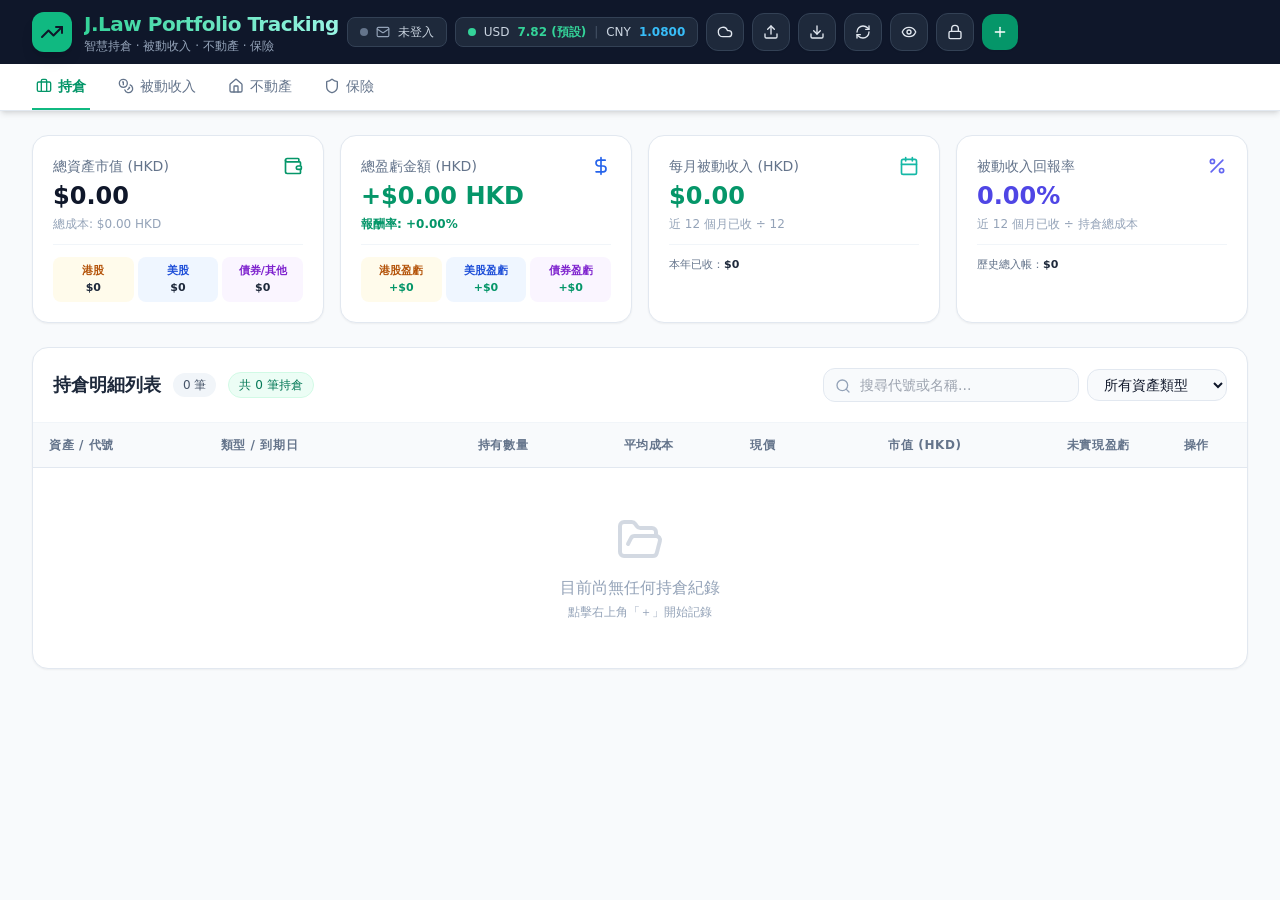
<file: index.html>
<!DOCTYPE html>
<html lang="zh-TW" class="h-full">
<head>
    <meta charset="UTF-8">
    <meta name="viewport" content="width=device-width, initial-scale=1.0, viewport-fit=cover, maximum-scale=1">
    <meta name="theme-color" content="#0f172a">
    <meta name="apple-mobile-web-app-capable" content="yes">
    <meta name="apple-mobile-web-app-status-bar-style" content="black-translucent">
    <meta name="apple-mobile-web-app-title" content="J.Law Portfolio">
    <meta name="mobile-web-app-capable" content="yes">
    <meta name="description" content="J.Law 智慧持倉、被動收入、不動產與保險追蹤">
    <title>J.Law Portfolio Tracking</title>
    <link rel="manifest" href="./manifest.webmanifest">
    <link rel="apple-touch-icon" href="./apple-touch-icon.png">
    <link rel="icon" type="image/png" sizes="192x192" href="./icon-192.png">
    <link rel="icon" type="image/png" sizes="512x512" href="./icon-512.png">
    <link rel="stylesheet" href="./tailwind.css">
    <script src="./lucide.min.js"></script>
    <script src="./supabase.min.js"></script>
    <style>
        body { font-family: 'Inter', 'Microsoft JhengHei', 'PingFang TC', 'Noto Sans TC', ui-sans-serif, system-ui, sans-serif; }
        .tab-active { border-bottom: 2px solid #10b981; color: #059669; font-weight: 600; }
        html, body { min-height: 100%; }
        /* 頂部／底部安全區：避免遮住 iPhone 時間與底部橫條 */
        body { padding-bottom: env(safe-area-inset-bottom, 0); }
        #app-header {
            padding-top: env(safe-area-inset-top, 0);
            padding-left: env(safe-area-inset-left, 0);
            padding-right: env(safe-area-inset-right, 0);
        }
        @media (min-width: 640px) {
            #mobile-status-bar { display: none !important; }
        }
        @media (max-width: 639px) {
            #desktop-email-chip { display: none !important; }
            #exchange-rate-badge { display: none !important; }
            main { padding-left: 0.75rem; padding-right: 0.75rem; }
            .overflow-x-auto { -webkit-overflow-scrolling: touch; }
            /* 手機改卡片列表，不再強制表格最小寬度 */
            #view-holdings > .grid,
            #view-passive > .grid,
            #view-property > .grid,
            #view-insurance > .grid { gap: 0.75rem; }
            .header-title-text { font-size: 0.95rem; line-height: 1.2; }
            .header-sub-text { display: none; }
        }
        /* 手機橫向：壓扁 header、縮減內距，避免怪異留白 */
        @media (max-height: 500px) and (orientation: landscape) {
            #app-header { padding-top: max(env(safe-area-inset-top, 0px), 4px); }
            #app-header .max-w-7xl { gap: 0.25rem !important; padding-top: 0.25rem !important; padding-bottom: 0.25rem !important; }
            #mobile-status-bar { display: none !important; }
            #app-tabs nav button { padding-top: 0.4rem; padding-bottom: 0.4rem; }
            main#main-content { padding-top: 0.5rem; padding-bottom: 0.5rem; }
            .header-title-text { font-size: 0.85rem; }
        }
    </style>
</head>
<body class="bg-slate-50 text-slate-900 h-full flex flex-col">

    <header id="app-header" class="bg-slate-900 text-white shadow-md sticky top-0 z-40">
        <div class="max-w-7xl mx-auto px-3 sm:px-6 lg:px-8 py-2 sm:py-0 sm:h-16 flex flex-col sm:flex-row sm:items-center sm:justify-between gap-2">
            <!-- 第一列：標題 + 操作按鈕 -->
            <div class="flex items-center justify-between gap-2 min-w-0">
                <div class="flex items-center space-x-2 sm:space-x-3 min-w-0">
                    <div class="bg-emerald-500 p-1.5 sm:p-2 rounded-xl text-slate-900 font-bold shadow-lg flex items-center justify-center shrink-0">
                        <i data-lucide="trending-up" class="w-5 h-5 sm:w-6 sm:h-6"></i>
                    </div>
                    <div class="min-w-0">
                        <h1 class="header-title-text text-base sm:text-xl font-bold tracking-tight bg-gradient-to-r from-emerald-400 to-teal-200 bg-clip-text text-transparent truncate">J.Law Portfolio Tracking</h1>
                        <p class="header-sub-text text-xs text-slate-400">智慧持倉 · 被動收入 · 不動產 · 保險</p>
                    </div>
                </div>
                <div class="flex items-center space-x-1.5 sm:space-x-2 shrink-0">
                    <div id="desktop-email-chip" class="hidden sm:flex items-center space-x-2 bg-slate-800 px-3 py-1.5 rounded-lg text-xs border border-slate-700">
                        <span id="sync-status-dot" class="inline-block w-2 h-2 rounded-full bg-slate-500" title="未同步"></span>
                        <i data-lucide="mail" class="w-3.5 h-3.5 text-slate-400"></i>
                        <span id="email-status" class="text-slate-300 max-w-[140px] truncate">未登入</span>
                    </div>
                    <button type="button" onclick="openRateModal()" id="exchange-rate-badge" title="點擊可查看 / 手動設定匯率" class="hidden md:flex items-center space-x-2 bg-slate-800 hover:bg-slate-700 px-3 py-1.5 rounded-lg text-xs border border-slate-700 transition cursor-pointer">
                        <span id="rate-status-dot" class="inline-block w-2 h-2 rounded-full bg-emerald-400 animate-pulse"></span>
                        <span class="text-slate-300">USD</span>
                        <span id="usd-hkd-rate" class="font-semibold text-emerald-400">—</span>
                        <span class="text-slate-600">|</span>
                        <span class="text-slate-300">CNY</span>
                        <span id="cny-hkd-rate" class="font-semibold text-sky-400">—</span>
                    </button>
                    <button onclick="openEmailModal()" title="雲端同步" class="bg-slate-800 hover:bg-slate-700 text-slate-200 p-2.5 rounded-xl border border-slate-700 shadow-sm transition flex items-center justify-center" aria-label="雲端同步">
                        <i data-lucide="cloud" class="w-4 h-4"></i>
                    </button>
                    <button onclick="exportToJson()" title="匯出 JSON" class="bg-slate-800 hover:bg-slate-700 text-slate-200 p-2.5 rounded-xl border border-slate-700 shadow-sm transition flex items-center justify-center" aria-label="匯出">
                        <i data-lucide="upload" class="w-4 h-4"></i>
                    </button>
                    <button onclick="triggerImport()" title="匯入 JSON" class="bg-slate-800 hover:bg-slate-700 text-slate-200 p-2.5 rounded-xl border border-slate-700 shadow-sm transition flex items-center justify-center" aria-label="匯入">
                        <i data-lucide="download" class="w-4 h-4"></i>
                    </button>
                    <input type="file" id="import-file-input" accept=".json" class="hidden" onchange="handleFileImport(event)">
                    <button onclick="refreshAllPrices()" id="refresh-prices-btn" title="更新現價" class="bg-slate-800 hover:bg-slate-700 text-slate-200 p-2.5 rounded-xl border border-slate-700 shadow-sm transition flex items-center justify-center" aria-label="更新現價">
                        <i data-lucide="refresh-cw" class="w-4 h-4"></i>
                    </button>
                    <button id="privacy-toggle-btn" onclick="togglePrivacyMode()" title="隱藏／顯示金額" class="bg-slate-800 hover:bg-slate-700 text-slate-200 p-2.5 rounded-xl border border-slate-700 shadow-sm transition flex items-center justify-center" aria-label="隱私模式">
                        <i data-lucide="eye" id="privacy-icon" class="w-4 h-4"></i>
                    </button>
                    <button id="lock-btn" onclick="openSecurityModal()" title="主密碼／鎖定" class="bg-slate-800 hover:bg-slate-700 text-slate-200 p-2.5 rounded-xl border border-slate-700 shadow-sm transition flex items-center justify-center" aria-label="主密碼">
                        <i data-lucide="lock" class="w-4 h-4"></i>
                    </button>
                    <button id="header-add-btn" onclick="headerAddAction()" title="新增" class="bg-emerald-600 hover:bg-emerald-500 text-white p-2.5 rounded-xl shadow-sm transition flex items-center justify-center" aria-label="新增">
                        <i data-lucide="plus" class="w-4 h-4"></i>
                    </button>
                </div>
            </div>
            <!-- 手機第二列：Email + 匯率（桌面隱藏） -->
            <div id="mobile-status-bar" class="flex sm:hidden items-center justify-between gap-2 text-[11px] pb-0.5">
                <button type="button" onclick="openEmailModal()" class="flex items-center space-x-1.5 bg-slate-800/80 px-2.5 py-1.5 rounded-lg border border-slate-700 min-w-0 max-w-[48%]">
                    <span id="sync-status-dot-m" class="inline-block w-1.5 h-1.5 rounded-full bg-slate-500 shrink-0"></span>
                    <i data-lucide="mail" class="w-3 h-3 text-slate-400 shrink-0"></i>
                    <span id="email-status-m" class="text-slate-300 truncate">未登入</span>
                </button>
                <button type="button" onclick="openRateModal()" class="flex items-center space-x-1.5 bg-slate-800/80 px-2.5 py-1.5 rounded-lg border border-slate-700 shrink-0">
                    <span id="rate-status-dot-m" class="inline-block w-1.5 h-1.5 rounded-full bg-emerald-400 shrink-0"></span>
                    <span class="text-slate-400">USD</span>
                    <span id="usd-hkd-rate-m" class="font-semibold text-emerald-400">—</span>
                    <span class="text-slate-600">·</span>
                    <span class="text-slate-400">CNY</span>
                    <span id="cny-hkd-rate-m" class="font-semibold text-sky-400">—</span>
                </button>
            </div>
        </div>
        <!-- 分頁列緊貼 header，避免中間空白 -->
        <div id="app-tabs" class="bg-white border-b border-slate-200">
            <div class="max-w-7xl mx-auto px-3 sm:px-6 lg:px-8">
                <nav class="flex space-x-4 sm:space-x-6 overflow-x-auto">
                    <button id="tab-holdings" onclick="switchTab('holdings')" class="py-2.5 sm:py-3 px-1 text-sm tab-active border-b-2 border-emerald-500 text-emerald-600 font-semibold whitespace-nowrap">
                        <span class="flex items-center space-x-1.5"><i data-lucide="briefcase" class="w-4 h-4"></i><span>持倉</span></span>
                    </button>
                    <button id="tab-passive" onclick="switchTab('passive')" class="py-2.5 sm:py-3 px-1 text-sm text-slate-500 hover:text-slate-800 border-b-2 border-transparent whitespace-nowrap">
                        <span class="flex items-center space-x-1.5"><i data-lucide="coins" class="w-4 h-4"></i><span>被動收入</span></span>
                    </button>
                    <button id="tab-property" onclick="switchTab('property')" class="py-2.5 sm:py-3 px-1 text-sm text-slate-500 hover:text-slate-800 border-b-2 border-transparent whitespace-nowrap">
                        <span class="flex items-center space-x-1.5"><i data-lucide="home" class="w-4 h-4"></i><span>不動產</span></span>
                    </button>
                    <button id="tab-insurance" onclick="switchTab('insurance')" class="py-2.5 sm:py-3 px-1 text-sm text-slate-500 hover:text-slate-800 border-b-2 border-transparent whitespace-nowrap">
                        <span class="flex items-center space-x-1.5"><i data-lucide="shield" class="w-4 h-4"></i><span>保險</span></span>
                    </button>
                </nav>
            </div>
        </div>
    </header>

    <main id="main-content" class="flex-1 max-w-7xl w-full mx-auto px-4 sm:px-6 lg:px-8 py-4 sm:py-6 space-y-6 overflow-y-auto">

        <!-- ========== HOLDINGS VIEW ========== -->
        <div id="view-holdings">
            <div class="grid grid-cols-1 sm:grid-cols-2 lg:grid-cols-4 gap-4">
                <div class="bg-white p-5 rounded-2xl shadow-sm border border-slate-200">
                    <div class="flex items-center justify-between text-slate-500 text-sm font-medium mb-1">
                        <span>總資產市值 (HKD)</span>
                        <i data-lucide="wallet" class="w-5 h-5 text-emerald-600"></i>
                    </div>
                    <div id="total-value" class="text-2xl font-bold text-slate-900">$0.00</div>
                    <div id="total-cost" class="text-xs text-slate-400 mt-1">總成本: $0.00</div>
                    <div class="mt-3 pt-3 border-t border-slate-100 grid grid-cols-3 gap-1 text-[11px]">
                        <div class="bg-amber-50 p-1.5 rounded-lg text-center">
                            <div class="text-amber-700 font-semibold">港股</div>
                            <div id="hk-value-summary" class="font-bold text-slate-800 truncate">$0</div>
                        </div>
                        <div class="bg-blue-50 p-1.5 rounded-lg text-center">
                            <div class="text-blue-700 font-semibold">美股</div>
                            <div id="us-value-summary" class="font-bold text-slate-800 truncate">$0</div>
                        </div>
                        <div class="bg-purple-50 p-1.5 rounded-lg text-center">
                            <div class="text-purple-700 font-semibold">債券/其他</div>
                            <div id="other-value-summary" class="font-bold text-slate-800 truncate">$0</div>
                        </div>
                    </div>
                </div>
                <div class="bg-white p-5 rounded-2xl shadow-sm border border-slate-200">
                    <div class="flex items-center justify-between text-slate-500 text-sm font-medium mb-1">
                        <span>總盈虧金額 (HKD)</span>
                        <i data-lucide="dollar-sign" class="w-5 h-5 text-blue-600"></i>
                    </div>
                    <div id="total-pnl" class="text-2xl font-bold text-slate-900">$0.00</div>
                    <div id="total-pnl-percent" class="text-xs text-slate-400 mt-1">報酬率: 0.00%</div>
                    <div class="mt-3 pt-3 border-t border-slate-100 grid grid-cols-3 gap-1 text-[11px]">
                        <div class="bg-amber-50 p-1.5 rounded-lg text-center">
                            <div class="text-amber-700 font-semibold">港股盈虧</div>
                            <div id="hk-pnl-summary" class="font-bold truncate">$0</div>
                        </div>
                        <div class="bg-blue-50 p-1.5 rounded-lg text-center">
                            <div class="text-blue-700 font-semibold">美股盈虧</div>
                            <div id="us-pnl-summary" class="font-bold truncate">$0</div>
                        </div>
                        <div class="bg-purple-50 p-1.5 rounded-lg text-center">
                            <div class="text-purple-700 font-semibold">債券盈虧</div>
                            <div id="other-pnl-summary" class="font-bold truncate">$0</div>
                        </div>
                    </div>
                </div>
                <div class="bg-white p-5 rounded-2xl shadow-sm border border-slate-200">
                    <div class="flex items-center justify-between text-slate-500 text-sm font-medium mb-1">
                        <span>每月被動收入 (HKD)</span>
                        <i data-lucide="calendar" class="w-5 h-5 text-teal-500"></i>
                    </div>
                    <div id="holdings-monthly-div" class="text-2xl font-bold text-emerald-600">$0.00</div>
                    <div class="text-xs text-slate-400 mt-1">近 12 個月已收 ÷ 12</div>
                    <div class="mt-3 pt-3 border-t border-slate-100 text-[11px] text-slate-500">
                        本年已收：<span id="holdings-ytd-div" class="font-semibold text-slate-800">$0</span>
                    </div>
                </div>
                <div class="bg-white p-5 rounded-2xl shadow-sm border border-slate-200">
                    <div class="flex items-center justify-between text-slate-500 text-sm font-medium mb-1">
                        <span>被動收入回報率</span>
                        <i data-lucide="percent" class="w-5 h-5 text-indigo-500"></i>
                    </div>
                    <div id="holdings-div-yield" class="text-2xl font-bold text-indigo-600">0.00%</div>
                    <div class="text-xs text-slate-400 mt-1">近 12 個月已收 ÷ 持倉總成本</div>
                    <div class="mt-3 pt-3 border-t border-slate-100 text-[11px] text-slate-500">
                        歷史總入帳：<span id="holdings-lifetime-div" class="font-semibold text-slate-800">$0</span>
                    </div>
                </div>
            </div>

            <div class="bg-white rounded-2xl shadow-sm border border-slate-200 overflow-hidden mt-6">
                <div class="p-5 border-b border-slate-100 flex flex-col sm:flex-row items-start sm:items-center justify-between gap-4">
                    <div class="flex items-center space-x-3 flex-wrap">
                        <h2 class="text-lg font-bold text-slate-800">持倉明細列表</h2>
                        <span id="holding-badge-count" class="bg-slate-100 text-slate-600 text-xs px-2.5 py-1 rounded-full font-medium">0 筆</span>
                        <span id="total-holdings-count" class="bg-emerald-50 text-emerald-700 text-xs px-2.5 py-1 rounded-full font-medium border border-emerald-100">共 0 筆持倉</span>
                    </div>
                    <div class="flex flex-wrap items-center gap-2 w-full sm:w-auto">
                        <div class="relative flex-1 sm:flex-initial">
                            <i data-lucide="search" class="w-4 h-4 absolute left-3 top-2.5 text-slate-400"></i>
                            <input type="text" id="search-input" oninput="renderTable()" placeholder="搜尋代號或名稱..." class="pl-9 pr-4 py-1.5 text-sm bg-slate-50 border border-slate-200 rounded-xl focus:outline-none focus:ring-2 focus:ring-emerald-500 w-full sm:w-64">
                        </div>
                        <select id="filter-type" onchange="renderTable()" class="py-1.5 px-3 text-sm bg-slate-50 border border-slate-200 rounded-xl focus:outline-none focus:ring-2 focus:ring-emerald-500">
                            <option value="ALL">所有資產類型</option>
                            <option value="HK">港股 (HK)</option>
                            <option value="US">美股 (US)</option>
                            <option value="OTHER">債券/基金/其他</option>
                        </select>
                    </div>
                </div>
                <!-- 桌面：表格 -->
                <div class="hidden md:block overflow-x-auto">
                    <table class="w-full text-left border-collapse">
                        <thead>
                            <tr class="bg-slate-50 text-slate-500 text-xs font-semibold border-b border-slate-200 uppercase tracking-wider">
                                <th class="py-3.5 px-4">資產 / 代號</th>
                                <th class="py-3.5 px-4">類型 / 到期日</th>
                                <th class="py-3.5 px-4 text-right">持有數量</th>
                                <th class="py-3.5 px-4 text-right">平均成本</th>
                                <th class="py-3.5 px-4 text-right">現價</th>
                                <th class="py-3.5 px-4 text-right">市值 (HKD)</th>
                                <th class="py-3.5 px-4 text-right">未實現盈虧</th>
                                <th class="py-3.5 px-4 text-center">操作</th>
                            </tr>
                        </thead>
                        <tbody id="holdings-tbody" class="divide-y divide-slate-100 text-sm"></tbody>
                    </table>
                </div>
                <!-- 手機：卡片 -->
                <div id="holdings-cards" class="md:hidden divide-y divide-slate-100"></div>
                <div id="empty-state" class="hidden py-12 text-center text-slate-400">
                    <i data-lucide="folder-open" class="w-12 h-12 mx-auto mb-3 opacity-40"></i>
                    <p class="text-base font-medium">目前尚無任何持倉紀錄</p>
                    <p class="text-xs text-slate-400 mt-1">點擊右上角「＋」開始記錄</p>
                </div>
            </div>
        </div>

        <!-- ========== PASSIVE INCOME VIEW ========== -->
        <div id="view-passive" class="hidden space-y-6">
            <div class="grid grid-cols-1 sm:grid-cols-2 lg:grid-cols-4 gap-4">
                <div class="bg-white p-5 rounded-2xl shadow-sm border border-slate-200">
                    <div class="flex items-center justify-between text-slate-500 text-sm font-medium mb-1">
                        <span>本年度已收 (HKD)</span>
                        <i data-lucide="calendar-check" class="w-5 h-5 text-blue-500"></i>
                    </div>
                    <div id="passive-ytd-total" class="text-2xl font-bold text-emerald-600">$0.00</div>
                    <div class="text-xs text-slate-400 mt-1" id="passive-ytd-label">今年實際入帳</div>
                </div>
                <div class="bg-white p-5 rounded-2xl shadow-sm border border-slate-200">
                    <div class="flex items-center justify-between text-slate-500 text-sm font-medium mb-1">
                        <span>本月已收 (HKD)</span>
                        <i data-lucide="calendar" class="w-5 h-5 text-teal-500"></i>
                    </div>
                    <div id="passive-mtd-total" class="text-2xl font-bold text-slate-900">$0.00</div>
                    <div class="text-xs text-slate-400 mt-1" id="passive-mtd-label">本月實際入帳</div>
                </div>
                <div class="bg-white p-5 rounded-2xl shadow-sm border border-slate-200">
                    <div class="flex items-center justify-between text-slate-500 text-sm font-medium mb-1">
                        <span>歷史已收總額 (HKD)</span>
                        <i data-lucide="piggy-bank" class="w-5 h-5 text-indigo-500"></i>
                    </div>
                    <div id="passive-received-total" class="text-2xl font-bold text-indigo-600">$0.00</div>
                    <div class="text-xs text-slate-400 mt-1">所有股息/債息紀錄合計</div>
                </div>
                <div class="bg-white p-5 rounded-2xl shadow-sm border border-slate-200">
                    <div class="flex items-center justify-between text-slate-500 text-sm font-medium mb-1">
                        <span>有收息資產 / 入帳筆數</span>
                        <i data-lucide="list-checks" class="w-5 h-5 text-purple-500"></i>
                    </div>
                    <div class="text-2xl font-bold text-slate-900">
                        <span id="passive-asset-count">0</span>
                        <span class="text-slate-400 text-lg font-normal"> / </span>
                        <span id="passive-record-count-card">0</span>
                    </div>
                    <div class="text-xs text-slate-400 mt-1">資產數 · 記息筆數</div>
                </div>
            </div>

            <!-- Year filter + yearly chart summary + per-asset yield -->
            <div class="bg-white rounded-2xl shadow-sm border border-slate-200 p-5 space-y-5">
                <div class="flex flex-wrap items-center justify-between gap-3">
                    <h3 class="font-bold text-slate-800">年度統計</h3>
                    <select id="passive-year-filter" onchange="renderPassiveIncome()" class="py-1.5 px-3 text-sm bg-slate-50 border border-slate-200 rounded-xl focus:ring-2 focus:ring-emerald-500">
                        <option value="ALL">全部年份</option>
                    </select>
                </div>
                <div id="yearly-stats" class="grid grid-cols-2 sm:grid-cols-3 md:grid-cols-4 lg:grid-cols-6 gap-3"></div>

                <div class="pt-2 border-t border-slate-100">
                    <h4 class="text-sm font-bold text-slate-700 mb-1">各資產年回報（已收息）</h4>
                    <p class="text-xs text-slate-500 mb-3">僅顯示該年度（或全部）有入帳股息/債息的資產。年回報 = 該期已收息 ÷ 持倉成本（原幣成本換算 HKD）</p>
                    <div class="hidden md:block overflow-x-auto">
                        <table class="w-full text-left border-collapse">
                            <thead>
                                <tr class="bg-slate-50 text-slate-500 text-xs font-semibold border-b border-slate-200 uppercase tracking-wider">
                                    <th class="py-2.5 px-3">資產</th>
                                    <th class="py-2.5 px-3">類型</th>
                                    <th class="py-2.5 px-3 text-right">持倉成本 (HKD)</th>
                                    <th class="py-2.5 px-3 text-right">該期已收 (HKD)</th>
                                    <th class="py-2.5 px-3 text-right">年回報</th>
                                    <th class="py-2.5 px-3 text-right">入帳次數</th>
                                </tr>
                            </thead>
                            <tbody id="yearly-asset-yield-tbody" class="divide-y divide-slate-100 text-sm"></tbody>
                        </table>
                    </div>
                    <div id="yearly-asset-yield-cards" class="md:hidden space-y-2"></div>
                    <div id="yearly-asset-yield-empty" class="hidden py-6 text-center text-sm text-slate-400">該期間尚無任何股息/債息入帳</div>
                </div>
            </div>

            <!-- Income records table -->
            <div class="bg-white rounded-2xl shadow-sm border border-slate-200 overflow-hidden">
                <div class="p-5 border-b border-slate-100 flex flex-col sm:flex-row items-start sm:items-center justify-between gap-3">
                    <div>
                        <h2 class="text-lg font-bold text-slate-800">股息 / 債息入帳明細</h2>
                        <p class="text-xs text-slate-500 mt-0.5">在持倉列表點「記息」按鈕即可新增每筆實際收到的收入</p>
                    </div>
                    <span id="income-record-count" class="bg-slate-100 text-slate-600 text-xs px-2.5 py-1 rounded-full font-medium">0 筆</span>
                </div>
                <div class="hidden md:block overflow-x-auto">
                    <table class="w-full text-left border-collapse">
                        <thead>
                            <tr class="bg-slate-50 text-slate-500 text-xs font-semibold border-b border-slate-200 uppercase tracking-wider">
                                <th class="py-3.5 px-4">日期</th>
                                <th class="py-3.5 px-4">資產</th>
                                <th class="py-3.5 px-4">類型</th>
                                <th class="py-3.5 px-4 text-right">金額 (原幣)</th>
                                <th class="py-3.5 px-4 text-right">金額 (HKD)</th>
                                <th class="py-3.5 px-4">備註</th>
                                <th class="py-3.5 px-4 text-center">操作</th>
                            </tr>
                        </thead>
                        <tbody id="income-records-tbody" class="divide-y divide-slate-100 text-sm"></tbody>
                    </table>
                </div>
                <div id="income-records-cards" class="md:hidden divide-y divide-slate-100"></div>
                <div id="income-empty" class="hidden py-10 text-center text-slate-400">
                    <p>尚無入帳紀錄。請到「持倉」點各資產旁的記息按鈕新增。</p>
                </div>
            </div>

        </div>

        <!-- ========== PROPERTY (REAL ESTATE) VIEW ========== -->
        <div id="view-property" class="hidden space-y-6">
            <div class="bg-amber-50 border border-amber-200 rounded-2xl p-4 text-sm text-amber-900 flex items-start space-x-2">
                <i data-lucide="info" class="w-5 h-5 shrink-0 mt-0.5"></i>
                <div>
                    <strong>獨立計算</strong>：不動產資料<strong>不會</strong>計入上方「持倉明細」的流動資產總市值與盈虧。此頁專門追蹤物業淨租金、成本與收益率。
                </div>
            </div>

            <div class="grid grid-cols-1 sm:grid-cols-2 lg:grid-cols-4 gap-4">
                <div class="bg-white p-5 rounded-2xl shadow-sm border border-slate-200">
                    <div class="flex items-center justify-between text-slate-500 text-sm font-medium mb-1">
                        <span>物業總市值 (HKD)</span>
                        <i data-lucide="building-2" class="w-5 h-5 text-amber-600"></i>
                    </div>
                    <div id="prop-total-value" class="text-2xl font-bold text-slate-900">$0.00</div>
                    <div id="prop-total-cost" class="text-xs text-slate-400 mt-1">總買入成本: $0</div>
                </div>
                <div class="bg-white p-5 rounded-2xl shadow-sm border border-slate-200">
                    <div class="flex items-center justify-between text-slate-500 text-sm font-medium mb-1">
                        <span>年化淨租金收入 (HKD)</span>
                        <i data-lucide="banknote" class="w-5 h-5 text-emerald-600"></i>
                    </div>
                    <div id="prop-net-rent" class="text-2xl font-bold text-emerald-600">$0.00</div>
                    <div class="text-xs text-slate-400 mt-1">租金 − 管理費 − 差餉 − 其他</div>
                </div>
                <div class="bg-white p-5 rounded-2xl shadow-sm border border-slate-200">
                    <div class="flex items-center justify-between text-slate-500 text-sm font-medium mb-1">
                        <span>淨租金收益率</span>
                        <i data-lucide="percent" class="w-5 h-5 text-blue-600"></i>
                    </div>
                    <div id="prop-yield" class="text-2xl font-bold text-slate-900">0.00%</div>
                    <div class="text-xs text-slate-400 mt-1">淨租金 ÷ 買入成本</div>
                </div>
                <div class="bg-white p-5 rounded-2xl shadow-sm border border-slate-200">
                    <div class="flex items-center justify-between text-slate-500 text-sm font-medium mb-1">
                        <span>未實現資本利得</span>
                        <i data-lucide="trending-up" class="w-5 h-5 text-purple-600"></i>
                    </div>
                    <div id="prop-capital-gain" class="text-2xl font-bold text-slate-900">$0.00</div>
                    <div class="text-xs text-slate-400 mt-1">市值 − 買入成本</div>
                </div>
            </div>

            <div class="bg-white rounded-2xl shadow-sm border border-slate-200 overflow-hidden">
                <div class="p-5 border-b border-slate-100 flex items-center justify-between">
                    <div class="flex items-center space-x-3">
                        <h2 class="text-lg font-bold text-slate-800">不動產列表</h2>
                        <span id="prop-badge-count" class="bg-slate-100 text-slate-600 text-xs px-2.5 py-1 rounded-full font-medium">0 筆</span>
                    </div>
                    <button onclick="openPropertyModal()" class="bg-emerald-600 hover:bg-emerald-500 text-white px-4 py-2 rounded-xl text-sm font-medium shadow-sm transition flex items-center space-x-1.5">
                        <i data-lucide="plus" class="w-4 h-4"></i><span>新增物業</span>
                    </button>
                </div>
                <div class="hidden md:block overflow-x-auto">
                    <table class="w-full text-left border-collapse">
                        <thead>
                            <tr class="bg-slate-50 text-slate-500 text-xs font-semibold border-b border-slate-200 uppercase tracking-wider">
                                <th class="py-3.5 px-4">物業名稱</th>
                                <th class="py-3.5 px-4 text-right">買入價</th>
                                <th class="py-3.5 px-4 text-right">現市值</th>
                                <th class="py-3.5 px-4 text-right">年租金</th>
                                <th class="py-3.5 px-4 text-right">管理費</th>
                                <th class="py-3.5 px-4 text-right">差餉/地租</th>
                                <th class="py-3.5 px-4 text-right">其他支出</th>
                                <th class="py-3.5 px-4 text-right">年淨收入</th>
                                <th class="py-3.5 px-4 text-right">淨收益率</th>
                                <th class="py-3.5 px-4 text-center">操作</th>
                            </tr>
                        </thead>
                        <tbody id="property-tbody" class="divide-y divide-slate-100 text-sm"></tbody>
                    </table>
                </div>
                <div id="property-cards" class="md:hidden divide-y divide-slate-100"></div>
                <div id="property-empty" class="hidden py-12 text-center text-slate-400">
                    <i data-lucide="home" class="w-12 h-12 mx-auto mb-3 opacity-40"></i>
                    <p class="text-base font-medium">尚未新增任何物業</p>
                    <p class="text-xs mt-1">點「新增物業」開始記錄不動產資料</p>
                </div>
            </div>
        </div>

        <!-- ========== INSURANCE VIEW ========== -->
        <div id="view-insurance" class="hidden space-y-6">
            <div class="bg-sky-50 border border-sky-200 rounded-2xl p-4 text-sm text-sky-900 flex items-start space-x-2">
                <i data-lucide="info" class="w-5 h-5 shrink-0 mt-0.5"></i>
                <div>
                    <strong>獨立計算</strong>：保單資料<strong>不會</strong>計入持倉明細的流動資產總市值與盈虧。此頁專門追蹤保額、年繳保費與現金價值。
                </div>
            </div>

            <div class="grid grid-cols-1 sm:grid-cols-2 lg:grid-cols-4 gap-4">
                <div class="bg-white p-5 rounded-2xl shadow-sm border border-slate-200">
                    <div class="flex items-center justify-between text-slate-500 text-sm font-medium mb-1">
                        <span>保單總數</span>
                        <i data-lucide="shield" class="w-5 h-5 text-sky-600"></i>
                    </div>
                    <div id="ins-total-count" class="text-2xl font-bold text-slate-900">0</div>
                    <div class="text-xs text-slate-400 mt-1">生效中：<span id="ins-active-count">0</span></div>
                </div>
                <div class="bg-white p-5 rounded-2xl shadow-sm border border-slate-200">
                    <div class="flex items-center justify-between text-slate-500 text-sm font-medium mb-1">
                        <span>總保額 (HKD)</span>
                        <i data-lucide="umbrella" class="w-5 h-5 text-emerald-600"></i>
                    </div>
                    <div id="ins-total-cover" class="text-2xl font-bold text-emerald-600">$0.00</div>
                    <div class="text-xs text-slate-400 mt-1">保障額合計</div>
                </div>
                <div class="bg-white p-5 rounded-2xl shadow-sm border border-slate-200">
                    <div class="flex items-center justify-between text-slate-500 text-sm font-medium mb-1">
                        <span>年繳保費合計 (HKD)</span>
                        <i data-lucide="banknote" class="w-5 h-5 text-amber-600"></i>
                    </div>
                    <div id="ins-total-premium" class="text-2xl font-bold text-slate-900">$0.00</div>
                    <div class="text-xs text-slate-400 mt-1">每年保費支出</div>
                </div>
                <div class="bg-white p-5 rounded-2xl shadow-sm border border-slate-200">
                    <div class="flex items-center justify-between text-slate-500 text-sm font-medium mb-1">
                        <span>現金價值合計 (HKD)</span>
                        <i data-lucide="wallet" class="w-5 h-5 text-indigo-600"></i>
                    </div>
                    <div id="ins-total-cash" class="text-2xl font-bold text-indigo-600">$0.00</div>
                    <div class="text-xs text-slate-400 mt-1">儲蓄／投連現值</div>
                </div>
            </div>

            <div class="bg-white rounded-2xl shadow-sm border border-slate-200 overflow-hidden">
                <div class="p-5 border-b border-slate-100 flex items-center justify-between">
                    <div class="flex items-center space-x-3">
                        <h2 class="text-lg font-bold text-slate-800">保單列表</h2>
                        <span id="ins-badge-count" class="bg-slate-100 text-slate-600 text-xs px-2.5 py-1 rounded-full font-medium">0 筆</span>
                    </div>
                    <button onclick="openInsuranceModal()" class="bg-emerald-600 hover:bg-emerald-500 text-white px-4 py-2 rounded-xl text-sm font-medium shadow-sm transition flex items-center space-x-1.5">
                        <i data-lucide="plus" class="w-4 h-4"></i><span>新增保單</span>
                    </button>
                </div>
                <div class="hidden md:block overflow-x-auto">
                    <table class="w-full text-left border-collapse">
                        <thead>
                            <tr class="bg-slate-50 text-slate-500 text-xs font-semibold border-b border-slate-200 uppercase tracking-wider">
                                <th class="py-3.5 px-4">保單 / 產品</th>
                                <th class="py-3.5 px-4">類型</th>
                                <th class="py-3.5 px-4">受保人</th>
                                <th class="py-3.5 px-4 text-right">保額</th>
                                <th class="py-3.5 px-4 text-right">年繳保費</th>
                                <th class="py-3.5 px-4 text-right">現金價值</th>
                                <th class="py-3.5 px-4">生效 / 到期</th>
                                <th class="py-3.5 px-4">狀態</th>
                                <th class="py-3.5 px-4 text-center">操作</th>
                            </tr>
                        </thead>
                        <tbody id="insurance-tbody" class="divide-y divide-slate-100 text-sm"></tbody>
                    </table>
                </div>
                <div id="insurance-cards" class="md:hidden divide-y divide-slate-100"></div>
                <div id="insurance-empty" class="hidden py-12 text-center text-slate-400">
                    <i data-lucide="shield" class="w-12 h-12 mx-auto mb-3 opacity-40"></i>
                    <p class="text-base font-medium">尚未新增任何保單</p>
                    <p class="text-xs mt-1">點「新增保單」開始記錄保險資料</p>
                </div>
            </div>
        </div>
    </main>

    <!-- ========== Exchange Rate Modal ========== -->
    <div id="rate-modal" class="fixed inset-0 bg-slate-900/50 backdrop-blur-sm z-50 flex items-center justify-center p-4 hidden">
        <div class="bg-white rounded-3xl shadow-2xl max-w-md w-full overflow-hidden">
            <div class="px-6 py-4 bg-slate-900 text-white flex items-center justify-between">
                <h3 class="font-bold text-lg flex items-center space-x-2"><i data-lucide="refresh-cw" class="w-5 h-5"></i><span>匯率設定</span></h3>
                <button onclick="closeRateModal()" class="text-slate-400 hover:text-white"><i data-lucide="x" class="w-5 h-5"></i></button>
            </div>
            <div class="p-6 space-y-4">
                <p class="text-sm text-slate-600">預設會自動從網路更新 <strong>USD→HKD</strong>、<strong>CNY→HKD</strong>。你也可以手動覆寫；手動值會保存在本機，直到你按「恢復自動」。</p>
                <div class="grid grid-cols-1 gap-3">
                    <div>
                        <label class="block text-xs font-semibold text-slate-600 mb-1">1 USD = ? HKD</label>
                        <input type="number" step="0.0001" id="manual-usd-rate" class="w-full p-2.5 bg-slate-50 border border-slate-200 rounded-xl text-sm focus:ring-2 focus:ring-emerald-500 focus:outline-none">
                    </div>
                    <div>
                        <label class="block text-xs font-semibold text-slate-600 mb-1">1 CNY = ? HKD（人民幣）</label>
                        <input type="number" step="0.0001" id="manual-cny-rate" class="w-full p-2.5 bg-slate-50 border border-slate-200 rounded-xl text-sm focus:ring-2 focus:ring-emerald-500 focus:outline-none">
                    </div>
                </div>
                <p id="rate-mode-hint" class="text-xs text-slate-500">目前：自動更新</p>
                <div class="flex flex-col space-y-2 pt-1">
                    <button onclick="applyManualRates()" class="w-full py-2.5 bg-emerald-600 hover:bg-emerald-500 text-white text-sm font-semibold rounded-xl transition">套用手動匯率</button>
                    <button onclick="resetAutoRates()" class="w-full py-2.5 bg-slate-800 hover:bg-slate-700 text-white text-sm font-semibold rounded-xl transition">恢復自動並立即更新</button>
                </div>
            </div>
        </div>
    </div>

    <!-- ========== Auth Modal ========== -->
    <div id="email-modal" class="fixed inset-0 bg-slate-900/50 backdrop-blur-sm z-50 flex items-center justify-center p-4 hidden">
        <div class="bg-white rounded-3xl shadow-2xl max-w-md w-full overflow-hidden">
            <div class="px-6 py-4 bg-slate-900 text-white flex items-center justify-between">
                <h3 class="font-bold text-lg flex items-center space-x-2"><i data-lucide="cloud" class="w-5 h-5"></i><span>登入 · 雲端同步</span></h3>
                <button onclick="closeEmailModal()" class="text-slate-400 hover:text-white"><i data-lucide="x" class="w-5 h-5"></i></button>
            </div>
            <div id="auth-signed-out" class="p-6 space-y-4">
                <p class="text-sm text-slate-600">登入後才能讀寫你的雲端資料；資料依登入帳號隔離。</p>
                <div>
                    <label class="block text-xs font-semibold text-slate-600 mb-1">Email 地址</label>
                    <input type="email" id="email-input" autocomplete="email" placeholder="your@email.com" class="w-full p-2.5 bg-slate-50 border border-slate-200 rounded-xl text-sm focus:ring-2 focus:ring-emerald-500 focus:outline-none">
                </div>
                <div>
                    <label class="block text-xs font-semibold text-slate-600 mb-1">密碼</label>
                    <input type="password" id="auth-password-input" autocomplete="current-password" onkeydown="if(event.key==='Enter'){signInWithPassword();}" class="w-full p-2.5 bg-slate-50 border border-slate-200 rounded-xl text-sm focus:ring-2 focus:ring-emerald-500 focus:outline-none">
                </div>
                <button id="pw-login-btn" onclick="signInWithPassword()" class="w-full py-2.5 bg-emerald-600 hover:bg-emerald-500 text-white text-sm font-semibold rounded-xl transition">登入</button>
                <button id="send-link-btn" onclick="sendMagicLink()" class="w-full py-2 text-sm text-slate-500 hover:text-slate-800 transition">改用 Email 連結登入（無需密碼）</button>
                <div id="auth-code-block" class="hidden space-y-2 pt-3 border-t border-slate-100">
                    <p class="text-xs text-slate-500">已寄出登入連結；如無法開啟連結，可輸入 Email 中的驗證碼。</p>
                    <input type="text" id="auth-code-input" inputmode="numeric" autocomplete="one-time-code" maxlength="10" placeholder="驗證碼" class="w-full p-2.5 bg-slate-50 border border-slate-200 rounded-xl text-sm text-center focus:ring-2 focus:ring-emerald-500 focus:outline-none">
                    <button id="verify-code-btn" onclick="verifyEmailCode()" class="w-full py-2.5 bg-slate-800 hover:bg-slate-700 text-white text-sm font-semibold rounded-xl transition">驗證並登入</button>
                </div>
            </div>
            <div id="auth-signed-in" class="p-6 space-y-4 hidden">
                <div class="text-sm text-slate-700">已登入：<span id="auth-current-email" class="font-semibold"></span></div>
                <div class="flex flex-col space-y-2">
                    <button onclick="bindEmailAndLoad()" class="w-full py-2.5 bg-emerald-600 hover:bg-emerald-500 text-white text-sm font-semibold rounded-xl transition">從雲端載入</button>
                    <button onclick="saveToCloud()" class="w-full py-2.5 bg-slate-800 hover:bg-slate-700 text-white text-sm font-semibold rounded-xl transition">儲存目前資料到雲端</button>
                    <button onclick="signOutCloud()" class="w-full py-2 text-sm text-slate-500 hover:text-rose-600 transition">登出</button>
                </div>
            </div>
        </div>
    </div>

    <!-- ========== Holding Modal ========== -->
    <div id="holding-modal" class="fixed inset-0 bg-slate-900/50 backdrop-blur-sm z-50 flex items-center justify-center p-4 hidden">
        <div class="bg-white rounded-3xl shadow-2xl max-w-lg w-full overflow-hidden max-h-[90vh] overflow-y-auto">
            <div class="px-6 py-4 bg-slate-900 text-white flex items-center justify-between sticky top-0">
                <h3 id="modal-title" class="font-bold text-lg">新增持倉紀錄</h3>
                <button onclick="closeAddModal()" class="text-slate-400 hover:text-white"><i data-lucide="x" class="w-5 h-5"></i></button>
            </div>
            <form id="holding-form" onsubmit="handleFormSubmit(event)" class="p-6 space-y-4">
                <input type="hidden" id="holding-id">
                <div class="grid grid-cols-2 gap-4">
                    <div>
                        <label class="block text-xs font-semibold text-slate-600 mb-1">資產類型</label>
                        <select id="asset-type" onchange="onAssetTypeChange()" class="w-full p-2.5 bg-slate-50 border border-slate-200 rounded-xl text-sm focus:ring-2 focus:ring-emerald-500 focus:outline-none">
                            <option value="HK">港股 (HK)</option>
                            <option value="US">美股 (US)</option>
                            <option value="OTHER">債券 / 基金 / 其他</option>
                        </select>
                    </div>
                    <div>
                        <label class="block text-xs font-semibold text-slate-600 mb-1">計價貨幣</label>
                        <select id="currency" class="w-full p-2.5 bg-slate-50 border border-slate-200 rounded-xl text-sm focus:ring-2 focus:ring-emerald-500 focus:outline-none">
                            <option value="HKD">HKD</option>
                            <option value="USD">USD</option>
                            <option value="CNY">CNY</option>
                        </select>
                    </div>
                </div>
                <div class="grid grid-cols-2 gap-4">
                    <div>
                        <label class="block text-xs font-semibold text-slate-600 mb-1">資產代號</label>
                        <div class="flex space-x-1.5">
                            <input type="text" id="ticker" required placeholder="0700.HK / AAPL" class="w-full p-2.5 bg-slate-50 border border-slate-200 rounded-xl text-sm uppercase focus:ring-2 focus:ring-emerald-500 focus:outline-none">
                            <button type="button" id="ai-autofill-btn" onclick="autoFillByTicker()" class="bg-emerald-50 hover:bg-emerald-100 text-emerald-700 px-3 py-2 rounded-xl text-xs font-semibold border border-emerald-300 transition">自動</button>
                        </div>
                    </div>
                    <div>
                        <label class="block text-xs font-semibold text-slate-600 mb-1">資產名稱</label>
                        <input type="text" id="name" required placeholder="騰訊控股" class="w-full p-2.5 bg-slate-50 border border-slate-200 rounded-xl text-sm focus:ring-2 focus:ring-emerald-500 focus:outline-none">
                    </div>
                </div>
                <div id="mature-date-container" class="hidden">
                    <label class="block text-xs font-semibold text-slate-600 mb-1">到期日</label>
                    <input type="date" id="mature-date" class="w-full p-2.5 bg-slate-50 border border-slate-200 rounded-xl text-sm focus:ring-2 focus:ring-emerald-500 focus:outline-none">
                </div>
                <div class="grid grid-cols-2 gap-4">
                    <div>
                        <label class="block text-xs font-semibold text-slate-600 mb-1">持有數量</label>
                        <input type="number" step="any" id="quantity" required class="w-full p-2.5 bg-slate-50 border border-slate-200 rounded-xl text-sm focus:ring-2 focus:ring-emerald-500 focus:outline-none">
                    </div>
                    <div>
                        <label class="block text-xs font-semibold text-slate-600 mb-1">平均買入成本</label>
                        <input type="number" step="any" id="buy-price" required class="w-full p-2.5 bg-slate-50 border border-slate-200 rounded-xl text-sm focus:ring-2 focus:ring-emerald-500 focus:outline-none">
                    </div>
                </div>
                <div>
                    <label class="block text-xs font-semibold text-slate-600 mb-1">目前現價 (選填)</label>
                    <input type="number" step="any" id="current-price" class="w-full p-2.5 bg-slate-50 border border-slate-200 rounded-xl text-sm focus:ring-2 focus:ring-emerald-500 focus:outline-none">
                </div>
                <div class="pt-4 flex justify-end space-x-3 border-t border-slate-100">
                    <button type="button" onclick="closeAddModal()" class="px-4 py-2 text-sm text-slate-600 hover:bg-slate-100 rounded-xl">取消</button>
                    <button type="submit" class="px-5 py-2 bg-emerald-600 hover:bg-emerald-500 text-white text-sm font-semibold rounded-xl">儲存持倉</button>
                </div>
            </form>
        </div>
    </div>

    <!-- ========== Income Record Modal (記息) ========== -->
    <div id="income-modal" class="fixed inset-0 bg-slate-900/50 backdrop-blur-sm z-50 flex items-center justify-center p-4 hidden">
        <div class="bg-white rounded-3xl shadow-2xl max-w-md w-full overflow-hidden">
            <div class="px-6 py-4 bg-emerald-700 text-white flex items-center justify-between">
                <h3 class="font-bold text-lg flex items-center space-x-2"><i data-lucide="banknote" class="w-5 h-5"></i><span>記錄股息 / 債息</span></h3>
                <button onclick="closeIncomeModal()" class="text-emerald-100 hover:text-white"><i data-lucide="x" class="w-5 h-5"></i></button>
            </div>
            <form id="income-form" onsubmit="handleIncomeSubmit(event)" class="p-6 space-y-4">
                <input type="hidden" id="income-holding-id">
                <div class="bg-slate-50 rounded-xl p-3 text-sm">
                    <div class="font-semibold text-slate-800" id="income-holding-name">—</div>
                    <div class="text-xs text-slate-500" id="income-holding-ticker">—</div>
                </div>
                <div>
                    <label class="block text-xs font-semibold text-slate-600 mb-1">入帳日期 <span class="text-rose-500">*</span></label>
                    <input type="date" id="income-date" required class="w-full p-2.5 bg-slate-50 border border-slate-200 rounded-xl text-sm focus:ring-2 focus:ring-emerald-500 focus:outline-none">
                </div>
                <div>
                    <label class="block text-xs font-semibold text-slate-600 mb-1">收到金額 (原幣) <span class="text-rose-500">*</span></label>
                    <input type="number" step="any" id="income-amount" required placeholder="0.00" class="w-full p-2.5 bg-slate-50 border border-slate-200 rounded-xl text-sm focus:ring-2 focus:ring-emerald-500 focus:outline-none">
                </div>
                <div>
                    <label class="block text-xs font-semibold text-slate-600 mb-1">備註 (選填)</label>
                    <input type="text" id="income-note" placeholder="例如：2025 中期息 / Q3 派息" class="w-full p-2.5 bg-slate-50 border border-slate-200 rounded-xl text-sm focus:ring-2 focus:ring-emerald-500 focus:outline-none">
                </div>
                <div class="pt-2 flex justify-end space-x-3">
                    <button type="button" onclick="closeIncomeModal()" class="px-4 py-2 text-sm text-slate-600 hover:bg-slate-100 rounded-xl">取消</button>
                    <button type="submit" class="px-5 py-2 bg-emerald-600 hover:bg-emerald-500 text-white text-sm font-semibold rounded-xl">確認入帳</button>
                </div>
            </form>
        </div>
    </div>

    <!-- ========== Property Modal ========== -->
    <div id="property-modal" class="fixed inset-0 bg-slate-900/50 backdrop-blur-sm z-50 flex items-center justify-center p-4 hidden">
        <div class="bg-white rounded-3xl shadow-2xl max-w-lg w-full overflow-hidden max-h-[90vh] overflow-y-auto">
            <div class="px-6 py-4 bg-slate-900 text-white flex items-center justify-between sticky top-0">
                <h3 id="property-modal-title" class="font-bold text-lg">新增物業</h3>
                <button onclick="closePropertyModal()" class="text-slate-400 hover:text-white"><i data-lucide="x" class="w-5 h-5"></i></button>
            </div>
            <form id="property-form" onsubmit="handlePropertySubmit(event)" class="p-6 space-y-4">
                <input type="hidden" id="property-id">
                <div>
                    <label class="block text-xs font-semibold text-slate-600 mb-1">物業名稱 / 地址 <span class="text-rose-500">*</span></label>
                    <input type="text" id="prop-name" required placeholder="例如：沙田某座單位" class="w-full p-2.5 bg-slate-50 border border-slate-200 rounded-xl text-sm focus:ring-2 focus:ring-emerald-500 focus:outline-none">
                </div>
                <div class="grid grid-cols-2 gap-4">
                    <div>
                        <label class="block text-xs font-semibold text-slate-600 mb-1">計價貨幣</label>
                        <select id="prop-currency" class="w-full p-2.5 bg-slate-50 border border-slate-200 rounded-xl text-sm focus:ring-2 focus:ring-emerald-500 focus:outline-none">
                            <option value="HKD">HKD</option>
                            <option value="USD">USD</option>
                            <option value="CNY">CNY</option>
                        </select>
                    </div>
                    <div>
                        <label class="block text-xs font-semibold text-slate-600 mb-1">買入日期 (選填)</label>
                        <input type="date" id="prop-buy-date" class="w-full p-2.5 bg-slate-50 border border-slate-200 rounded-xl text-sm focus:ring-2 focus:ring-emerald-500 focus:outline-none">
                    </div>
                </div>
                <div class="grid grid-cols-2 gap-4">
                    <div>
                        <label class="block text-xs font-semibold text-slate-600 mb-1">買入價 <span class="text-rose-500">*</span></label>
                        <input type="number" step="any" id="prop-buy-price" required class="w-full p-2.5 bg-slate-50 border border-slate-200 rounded-xl text-sm focus:ring-2 focus:ring-emerald-500 focus:outline-none">
                    </div>
                    <div>
                        <label class="block text-xs font-semibold text-slate-600 mb-1">現市值 <span class="text-rose-500">*</span></label>
                        <input type="number" step="any" id="prop-current-value" required class="w-full p-2.5 bg-slate-50 border border-slate-200 rounded-xl text-sm focus:ring-2 focus:ring-emerald-500 focus:outline-none">
                    </div>
                </div>
                <div>
                    <label class="block text-xs font-semibold text-slate-600 mb-1">每年租金收入 <span class="text-rose-500">*</span></label>
                    <input type="number" step="any" id="prop-annual-rent" required placeholder="年租金總額" class="w-full p-2.5 bg-slate-50 border border-slate-200 rounded-xl text-sm focus:ring-2 focus:ring-emerald-500 focus:outline-none">
                </div>
                <div class="grid grid-cols-3 gap-3">
                    <div>
                        <label class="block text-xs font-semibold text-slate-600 mb-1">年管理費</label>
                        <input type="number" step="any" id="prop-mgmt-fee" placeholder="0" class="w-full p-2.5 bg-slate-50 border border-slate-200 rounded-xl text-sm focus:ring-2 focus:ring-emerald-500 focus:outline-none">
                    </div>
                    <div>
                        <label class="block text-xs font-semibold text-slate-600 mb-1">年差餉/地租</label>
                        <input type="number" step="any" id="prop-rates" placeholder="0" class="w-full p-2.5 bg-slate-50 border border-slate-200 rounded-xl text-sm focus:ring-2 focus:ring-emerald-500 focus:outline-none">
                    </div>
                    <div>
                        <label class="block text-xs font-semibold text-slate-600 mb-1">其他年支出</label>
                        <input type="number" step="any" id="prop-other-exp" placeholder="0" class="w-full p-2.5 bg-slate-50 border border-slate-200 rounded-xl text-sm focus:ring-2 focus:ring-emerald-500 focus:outline-none">
                    </div>
                </div>
                <div>
                    <label class="block text-xs font-semibold text-slate-600 mb-1">備註</label>
                    <input type="text" id="prop-note" placeholder="例如：業主自用 / 出租中" class="w-full p-2.5 bg-slate-50 border border-slate-200 rounded-xl text-sm focus:ring-2 focus:ring-emerald-500 focus:outline-none">
                </div>
                <div class="pt-4 flex justify-end space-x-3 border-t border-slate-100">
                    <button type="button" onclick="closePropertyModal()" class="px-4 py-2 text-sm text-slate-600 hover:bg-slate-100 rounded-xl">取消</button>
                    <button type="submit" class="px-5 py-2 bg-emerald-600 hover:bg-emerald-500 text-white text-sm font-semibold rounded-xl">儲存物業</button>
                </div>
            </form>
        </div>
    </div>

    <!-- ========== Insurance Modal ========== -->
    <div id="insurance-modal" class="fixed inset-0 bg-slate-900/50 backdrop-blur-sm z-50 flex items-center justify-center p-4 hidden">
        <div class="bg-white rounded-3xl shadow-2xl max-w-lg w-full overflow-hidden max-h-[90vh] overflow-y-auto">
            <div class="px-6 py-4 bg-slate-900 text-white flex items-center justify-between sticky top-0">
                <h3 id="insurance-modal-title" class="font-bold text-lg">新增保單</h3>
                <button onclick="closeInsuranceModal()" class="text-slate-400 hover:text-white"><i data-lucide="x" class="w-5 h-5"></i></button>
            </div>
            <form id="insurance-form" onsubmit="handleInsuranceSubmit(event)" class="p-6 space-y-4">
                <input type="hidden" id="ins-id">
                <div class="grid grid-cols-2 gap-4">
                    <div class="col-span-2">
                        <label class="block text-xs font-semibold text-slate-600 mb-1">產品名稱 <span class="text-rose-500">*</span></label>
                        <input type="text" id="ins-name" required placeholder="例如：危疾保 / 終身壽險" class="w-full p-2.5 bg-slate-50 border border-slate-200 rounded-xl text-sm focus:ring-2 focus:ring-emerald-500 focus:outline-none">
                    </div>
                    <div>
                        <label class="block text-xs font-semibold text-slate-600 mb-1">保險公司</label>
                        <input type="text" id="ins-insurer" placeholder="例如：友邦 / 保誠" class="w-full p-2.5 bg-slate-50 border border-slate-200 rounded-xl text-sm focus:ring-2 focus:ring-emerald-500 focus:outline-none">
                    </div>
                    <div>
                        <label class="block text-xs font-semibold text-slate-600 mb-1">保單號碼</label>
                        <input type="text" id="ins-policy-no" placeholder="選填" class="w-full p-2.5 bg-slate-50 border border-slate-200 rounded-xl text-sm focus:ring-2 focus:ring-emerald-500 focus:outline-none">
                    </div>
                </div>
                <div class="grid grid-cols-2 gap-4">
                    <div>
                        <label class="block text-xs font-semibold text-slate-600 mb-1">類型</label>
                        <select id="ins-type" class="w-full p-2.5 bg-slate-50 border border-slate-200 rounded-xl text-sm focus:ring-2 focus:ring-emerald-500 focus:outline-none">
                            <option value="life">壽險</option>
                            <option value="ci">危疾</option>
                            <option value="medical">醫療</option>
                            <option value="savings">儲蓄</option>
                            <option value="ilp">投資相連</option>
                            <option value="accident">意外</option>
                            <option value="other">其他</option>
                        </select>
                    </div>
                    <div>
                        <label class="block text-xs font-semibold text-slate-600 mb-1">狀態</label>
                        <select id="ins-status" class="w-full p-2.5 bg-slate-50 border border-slate-200 rounded-xl text-sm focus:ring-2 focus:ring-emerald-500 focus:outline-none">
                            <option value="active">生效中</option>
                            <option value="paidup">已繳清</option>
                            <option value="lapsed">失效</option>
                            <option value="surrendered">已退保</option>
                        </select>
                    </div>
                </div>
                <div class="grid grid-cols-2 gap-4">
                    <div>
                        <label class="block text-xs font-semibold text-slate-600 mb-1">受保人</label>
                        <input type="text" id="ins-insured" placeholder="姓名" class="w-full p-2.5 bg-slate-50 border border-slate-200 rounded-xl text-sm focus:ring-2 focus:ring-emerald-500 focus:outline-none">
                    </div>
                    <div>
                        <label class="block text-xs font-semibold text-slate-600 mb-1">計價貨幣</label>
                        <select id="ins-currency" class="w-full p-2.5 bg-slate-50 border border-slate-200 rounded-xl text-sm focus:ring-2 focus:ring-emerald-500 focus:outline-none">
                            <option value="HKD">HKD</option>
                            <option value="USD">USD</option>
                            <option value="CNY">CNY</option>
                        </select>
                    </div>
                </div>
                <div class="grid grid-cols-2 gap-4">
                    <div>
                        <label class="block text-xs font-semibold text-slate-600 mb-1">保額 / 保障額</label>
                        <input type="number" step="any" id="ins-cover" placeholder="0" class="w-full p-2.5 bg-slate-50 border border-slate-200 rounded-xl text-sm focus:ring-2 focus:ring-emerald-500 focus:outline-none">
                    </div>
                    <div>
                        <label class="block text-xs font-semibold text-slate-600 mb-1">年繳保費</label>
                        <input type="number" step="any" id="ins-premium" placeholder="折算為年繳總額" class="w-full p-2.5 bg-slate-50 border border-slate-200 rounded-xl text-sm focus:ring-2 focus:ring-emerald-500 focus:outline-none">
                    </div>
                </div>
                <div class="grid grid-cols-2 gap-4">
                    <div>
                        <label class="block text-xs font-semibold text-slate-600 mb-1">現金價值（現值）</label>
                        <input type="number" step="any" id="ins-cash" placeholder="0" class="w-full p-2.5 bg-slate-50 border border-slate-200 rounded-xl text-sm focus:ring-2 focus:ring-emerald-500 focus:outline-none">
                    </div>
                    <div>
                        <label class="block text-xs font-semibold text-slate-600 mb-1">繳費年期（年）</label>
                        <input type="number" step="1" id="ins-pay-years" placeholder="例如 10 / 20" class="w-full p-2.5 bg-slate-50 border border-slate-200 rounded-xl text-sm focus:ring-2 focus:ring-emerald-500 focus:outline-none">
                    </div>
                </div>
                <div class="grid grid-cols-2 gap-4">
                    <div>
                        <label class="block text-xs font-semibold text-slate-600 mb-1">生效日</label>
                        <input type="date" id="ins-start" class="w-full p-2.5 bg-slate-50 border border-slate-200 rounded-xl text-sm focus:ring-2 focus:ring-emerald-500 focus:outline-none">
                    </div>
                    <div>
                        <label class="block text-xs font-semibold text-slate-600 mb-1">到期 / 保障結束日</label>
                        <input type="date" id="ins-end" class="w-full p-2.5 bg-slate-50 border border-slate-200 rounded-xl text-sm focus:ring-2 focus:ring-emerald-500 focus:outline-none">
                    </div>
                </div>
                <div>
                    <label class="block text-xs font-semibold text-slate-600 mb-1">備註</label>
                    <input type="text" id="ins-note" placeholder="例如：自動轉帳、受益人等" class="w-full p-2.5 bg-slate-50 border border-slate-200 rounded-xl text-sm focus:ring-2 focus:ring-emerald-500 focus:outline-none">
                </div>
                <div class="pt-4 flex justify-end space-x-3 border-t border-slate-100">
                    <button type="button" onclick="closeInsuranceModal()" class="px-4 py-2 text-sm text-slate-600 hover:bg-slate-100 rounded-xl">取消</button>
                    <button type="submit" class="px-5 py-2 bg-emerald-600 hover:bg-emerald-500 text-white text-sm font-semibold rounded-xl">儲存保單</button>
                </div>
            </form>
        </div>
    </div>

    <!-- AI Modal -->
    <div id="ai-modal" class="fixed inset-0 bg-slate-900/50 backdrop-blur-sm z-50 flex items-center justify-center p-4 hidden">
        <div class="bg-white rounded-3xl shadow-2xl max-w-2xl w-full overflow-hidden flex flex-col max-h-[90vh]">
            <div class="px-6 py-4 bg-gradient-to-r from-emerald-600 to-teal-700 text-white flex items-center justify-between">
                <div class="flex items-center space-x-2">
                    <i data-lucide="sparkles" class="w-5 h-5 text-amber-300"></i>
                    <h3 class="font-bold text-lg">智慧投資分析顧問</h3>
                </div>
                <button onclick="closeAiAdvisor()" class="text-emerald-100 hover:text-white"><i data-lucide="x" class="w-5 h-5"></i></button>
            </div>
            <div class="p-6 overflow-y-auto space-y-4 flex-1 bg-slate-50" id="ai-chat-content">
                <div class="bg-white p-4 rounded-2xl shadow-sm border border-slate-200 space-y-2">
                    <div class="flex items-center space-x-2 text-emerald-600 font-semibold text-sm">
                        <i data-lucide="bot" class="w-4 h-4"></i><span>AI 顧問已準備就緒</span>
                    </div>
                    <p class="text-sm text-slate-600">可協助分析持倉風險、被動收入與不動產配置。目前會輸出持倉摘要供您複製到其他 AI 使用。</p>
                </div>
                <div id="ai-response-box" class="hidden bg-white p-4 rounded-2xl shadow-sm border border-slate-200 text-sm text-slate-700 leading-relaxed"></div>
            </div>
            <div class="p-4 bg-white border-t border-slate-200 flex items-center space-x-2">
                <input type="text" id="ai-custom-prompt" placeholder="詢問關於投資組合..." class="flex-1 p-2.5 bg-slate-50 border border-slate-200 rounded-xl text-sm focus:ring-2 focus:ring-emerald-500 focus:outline-none">
                <button onclick="submitAiPrompt()" class="bg-emerald-600 hover:bg-emerald-500 text-white px-5 py-2.5 rounded-xl text-sm font-semibold flex items-center space-x-1.5">
                    <i data-lucide="send" class="w-4 h-4"></i><span>發送</span>
                </button>
            </div>
        </div>
    </div>

    <div id="app-lock-overlay" class="fixed inset-0 bg-slate-900 flex items-center justify-center p-4 hidden" style="z-index:100; top:0; left:0; right:0; bottom:0;">
        <div class="w-full" style="max-width: 22rem;">
            <div class="text-center mb-5">
                <h2 class="text-lg font-bold text-white tracking-tight">J.Law Portfolio</h2>
                <p class="text-xs text-slate-400 mt-1">輸入主密碼以解鎖</p>
            </div>
            <form id="unlock-form" onsubmit="handleUnlockSubmit(event)" class="bg-slate-800 border border-slate-700 rounded-2xl p-4 space-y-3 shadow-2xl">
                <div>
                    <label class="block text-xs font-semibold text-slate-400 mb-1">主密碼</label>
                    <input type="password" id="unlock-password" autocomplete="current-password" required class="w-full p-2.5 bg-slate-900 border border-slate-600 rounded-xl text-sm text-white focus:ring-2 focus:ring-emerald-500 focus:outline-none" placeholder="輸入主密碼">
                </div>
                <p id="unlock-error" class="text-xs text-rose-400 hidden"></p>
                <button type="submit" id="unlock-submit-btn" class="w-full py-2.5 bg-emerald-600 hover:bg-emerald-500 text-white text-sm font-semibold rounded-xl transition">解鎖</button>
                <p class="text-[10px] text-slate-500 text-center leading-relaxed">關閉或重新整理後需再次解鎖。忘記密碼無法解密本機資料。</p>
            </form>
        </div>
    </div>

    <div id="security-modal" class="fixed inset-0 bg-slate-900/50 backdrop-blur-sm z-50 flex items-center justify-center p-4 hidden">
        <div class="bg-white rounded-3xl shadow-2xl max-w-md w-full overflow-hidden max-h-[90vh] overflow-y-auto">
            <div class="px-6 py-4 bg-slate-900 text-white flex items-center justify-between sticky top-0">
                <h3 class="font-bold text-lg flex items-center space-x-2"><i data-lucide="shield" class="w-5 h-5"></i><span>主密碼安全</span></h3>
                <button type="button" onclick="closeSecurityModal()" class="text-slate-400 hover:text-white"><i data-lucide="x" class="w-5 h-5"></i></button>
            </div>
            <div class="p-6 space-y-4">
                <p class="text-sm text-slate-600">持倉、股息、不動產與保單可使用 AES-GCM 加密儲存於本機；關閉或重新整理後需再次解鎖。</p>
                <div id="security-status" class="text-xs rounded-xl px-3 py-2 bg-slate-50 border border-slate-200 text-slate-600"></div>
                <div id="security-setup-section" class="space-y-3 hidden">
                    <h4 class="text-sm font-bold text-slate-800">設定主密碼</h4>
                    <input type="password" id="setup-password" autocomplete="new-password" class="w-full p-2.5 bg-slate-50 border border-slate-200 rounded-xl text-sm" placeholder="主密碼至少 6 個字元">
                    <input type="password" id="setup-password2" autocomplete="new-password" class="w-full p-2.5 bg-slate-50 border border-slate-200 rounded-xl text-sm" placeholder="確認主密碼">
                    <button type="button" onclick="handleSetupPassword()" class="w-full py-2.5 bg-emerald-600 hover:bg-emerald-500 text-white text-sm font-semibold rounded-xl transition">啟用加密並儲存</button>
                    <p class="text-[11px] text-amber-700 bg-amber-50 border border-amber-100 rounded-lg px-2.5 py-2">若本機已有未加密資料，啟用時會自動加密並清除明文副本。</p>
                </div>
                <div id="security-change-section" class="space-y-3 hidden">
                    <h4 class="text-sm font-bold text-slate-800">變更主密碼</h4>
                    <input type="password" id="change-old-password" autocomplete="current-password" class="w-full p-2.5 bg-slate-50 border border-slate-200 rounded-xl text-sm" placeholder="目前主密碼">
                    <input type="password" id="change-new-password" autocomplete="new-password" class="w-full p-2.5 bg-slate-50 border border-slate-200 rounded-xl text-sm" placeholder="新主密碼">
                    <input type="password" id="change-new-password2" autocomplete="new-password" class="w-full p-2.5 bg-slate-50 border border-slate-200 rounded-xl text-sm" placeholder="確認新主密碼">
                    <button type="button" onclick="handleChangePassword()" class="w-full py-2.5 bg-slate-800 hover:bg-slate-700 text-white text-sm font-semibold rounded-xl transition">變更主密碼</button>
                    <button type="button" onclick="lockAppNow()" class="w-full py-2.5 border border-slate-200 hover:bg-slate-50 text-slate-700 text-sm font-semibold rounded-xl transition">立即鎖定</button>
                    <button type="button" onclick="handleDisableEncryption()" class="w-full py-2 text-sm text-rose-600 hover:text-rose-700 transition">停用加密（還原為明文本機儲存）</button>
                </div>
            </div>
        </div>
    </div>

    <div id="toast-container" class="fixed bottom-5 right-5 z-50 space-y-2"></div>
    <!-- 下拉更新提示 -->
    <div id="ptr-indicator" class="fixed left-0 right-0 z-50 flex justify-center pointer-events-none opacity-0 transition-opacity duration-150" style="top: calc(env(safe-area-inset-top, 0px) + 8px);">
        <div class="bg-slate-900/90 text-white text-xs font-medium px-3 py-1.5 rounded-full shadow-lg flex items-center space-x-2 border border-slate-700">
            <i data-lucide="refresh-cw" id="ptr-icon" class="w-3.5 h-3.5"></i>
            <span id="ptr-text">下拉更新</span>
        </div>
    </div>

    <script>
        let stockSdkInstance = null;
        const stockSdkReady = import('https://esm.sh/stock-sdk').then(mod => {
            if (typeof mod.StockSDK !== 'function') {
                throw new Error('stock-sdk did not export StockSDK');
            }
            stockSdkInstance = new mod.StockSDK();
            return stockSdkInstance;
        }).catch(err => {
            console.warn('stock-sdk 載入失敗，將僅支援手動填價', err);
            return null;
        });

        const SUPABASE_URL = 'https://wanknivxcsrasdkkxmfr.supabase.co';
        const SUPABASE_ANON_KEY = 'eyJhbGciOiJIUzI1NiIsInR5cCI6IkpXVCJ9.eyJpc3MiOiJzdXBhYmFzZSIsInJlZiI6IndhbmtuaXZ4Y3NyYXNka2t4bWZyIiwicm9sZSI6ImFub24iLCJpYXQiOjE3ODczMzE4NjcsImV4cCI6MjEwMjkwNzg2N30.tqsFimERtYCxoh8J-8FlqxByWtX2gNnyaGo08jditrs';
        let supabaseClient = null;
        try {
            if (window.supabase && typeof window.supabase.createClient === 'function') {
                supabaseClient = window.supabase.createClient(SUPABASE_URL, SUPABASE_ANON_KEY, {
                    auth: { persistSession: true, autoRefreshToken: true, detectSessionInUrl: true }
                });
            } else {
                console.warn('Supabase SDK 未載入，僅本機模式');
            }
        } catch (e) {
            console.warn('Supabase 未初始化', e);
            supabaseClient = null;
        }

        lucide.createIcons();

        // ========== Utils ==========
        function escapeHtml(str) {
            if (str == null) return '';
            return String(str)
                .replace(/&/g, '&amp;')
                .replace(/</g, '&lt;')
                .replace(/>/g, '&gt;')
                .replace(/"/g, '&quot;')
                .replace(/'/g, '&#39;');
        }
        function localDateStr(d = new Date()) {
            const y = d.getFullYear();
            const m = String(d.getMonth() + 1).padStart(2, '0');
            const day = String(d.getDate()).padStart(2, '0');
            return `${y}-${m}-${day}`;
        }
        function isValidPositiveNumber(n) {
            return typeof n === 'number' && isFinite(n) && n > 0;
        }
        function isValidNonNegNumber(n) {
            return typeof n === 'number' && isFinite(n) && n >= 0;
        }
        let privacyMode = localStorage.getItem('portfolio_privacy') === '1';
        function fmtMoney(n, digits = 2) {
            if (privacyMode) return '****';
            return (Number(n) || 0).toLocaleString('en-US', { minimumFractionDigits: digits, maximumFractionDigits: digits });
        }
        function fmtMoneyPlain(n, digits = 2) {
            return (Number(n) || 0).toLocaleString('en-US', { minimumFractionDigits: digits, maximumFractionDigits: digits });
        }
        function moneyLabel(n, prefix = '$', digits = 2) {
            if (privacyMode) return prefix + '****';
            return prefix + fmtMoneyPlain(n, digits);
        }
        function togglePrivacyMode() {
            privacyMode = !privacyMode;
            localStorage.setItem('portfolio_privacy', privacyMode ? '1' : '0');
            updatePrivacyUI();
            renderTable();
            renderPassiveIncome();
            renderProperties();
            renderInsurance();
            showToast(privacyMode ? '已隱藏金額' : '已顯示金額', 'info');
        }
        function updatePrivacyUI() {
            const icon = document.getElementById('privacy-icon');
            const btn = document.getElementById('privacy-toggle-btn');
            if (icon) {
                icon.setAttribute('data-lucide', privacyMode ? 'eye-off' : 'eye');
                lucide.createIcons();
            }
            if (btn) btn.title = privacyMode ? '顯示金額' : '隱藏金額';
        }

        // ========== State ==========
        let holdings = [];
        let incomeRecords = [];
        let properties = [];
        let policies = [];
        let currentEmail = '';
        let currentUid = '';
        let pendingAuthEmail = '';
        try { localStorage.removeItem('portfolio_email'); } catch (_) {}
        let exchangeRates = { USD: 7.82, CNY: 1.08, HKD: 1.0 };
        // 手動覆寫：localStorage 有值則優先使用，不再被 API 蓋掉
        let rateManual = JSON.parse(localStorage.getItem('portfolio_rate_manual') || 'null');
        if (rateManual && rateManual.USD) exchangeRates.USD = rateManual.USD;
        if (rateManual && rateManual.CNY) exchangeRates.CNY = rateManual.CNY;
        let currentTab = 'holdings';
        let syncStatus = 'idle'; // idle | syncing | ok | error

        const PBKDF2_ITERATIONS = 120000;
        const VAULT_STORAGE_KEY = 'wealthpulse_vault';
        const PLAIN_STORAGE_KEYS = ['wealthpulse_holdings', 'wealthpulse_income', 'wealthpulse_properties', 'wealthpulse_policies'];
        let cryptoKey = null;
        let appLocked = false;
        let encryptionEnabled = false;

        function bufToB64(buf) {
            const bytes = buf instanceof ArrayBuffer ? new Uint8Array(buf) : buf;
            let s = '';
            for (let i = 0; i < bytes.length; i++) s += String.fromCharCode(bytes[i]);
            return btoa(s);
        }
        function b64ToBuf(b64) {
            const s = atob(b64);
            const bytes = new Uint8Array(s.length);
            for (let i = 0; i < s.length; i++) bytes[i] = s.charCodeAt(i);
            return bytes.buffer;
        }
        function getVaultMeta() {
            try {
                const raw = localStorage.getItem(VAULT_STORAGE_KEY);
                if (!raw) return null;
                const vault = JSON.parse(raw);
                return vault && vault.salt && vault.iv && vault.ciphertext ? vault : null;
            } catch (_) {
                return null;
            }
        }
        function hasPlainLocalData() {
            return PLAIN_STORAGE_KEYS.some(key => {
                const value = localStorage.getItem(key);
                return value && value !== 'null' && value !== '[]';
            });
        }
        function loadPlainIntoMemory() {
            try {
                holdings = JSON.parse(localStorage.getItem('wealthpulse_holdings') || 'null') || [];
                incomeRecords = JSON.parse(localStorage.getItem('wealthpulse_income') || 'null') || [];
                properties = JSON.parse(localStorage.getItem('wealthpulse_properties') || 'null') || [];
                policies = JSON.parse(localStorage.getItem('wealthpulse_policies') || 'null') || [];
            } catch (_) {
                holdings = []; incomeRecords = []; properties = []; policies = [];
            }
        }
        function clearPlainLocalData() {
            PLAIN_STORAGE_KEYS.forEach(key => localStorage.removeItem(key));
        }
        function snapshotSensitiveData() {
            return { version: 5, holdings, incomeRecords, properties, policies };
        }
        function applySensitiveData(data) {
            holdings = Array.isArray(data.holdings) ? data.holdings : [];
            incomeRecords = Array.isArray(data.incomeRecords) ? data.incomeRecords : [];
            properties = Array.isArray(data.properties) ? data.properties : [];
            policies = Array.isArray(data.policies) ? data.policies : [];
        }
        async function deriveKeyFromPassword(password, saltBuf, iterations = PBKDF2_ITERATIONS) {
            const baseKey = await crypto.subtle.importKey('raw', new TextEncoder().encode(password), 'PBKDF2', false, ['deriveKey']);
            return crypto.subtle.deriveKey(
                { name: 'PBKDF2', salt: saltBuf, iterations, hash: 'SHA-256' },
                baseKey,
                { name: 'AES-GCM', length: 256 },
                false,
                ['encrypt', 'decrypt']
            );
        }
        async function encryptPayload(obj, key) {
            const iv = crypto.getRandomValues(new Uint8Array(12));
            const plain = new TextEncoder().encode(JSON.stringify(obj));
            const ciphertext = await crypto.subtle.encrypt({ name: 'AES-GCM', iv }, key, plain);
            return { iv: bufToB64(iv), ciphertext: bufToB64(ciphertext) };
        }
        async function decryptPayload(vault, key) {
            const iv = new Uint8Array(b64ToBuf(vault.iv));
            const ciphertext = b64ToBuf(vault.ciphertext);
            const plain = await crypto.subtle.decrypt({ name: 'AES-GCM', iv }, key, ciphertext);
            return JSON.parse(new TextDecoder().decode(plain));
        }
        async function writeEncryptedVault(key, dataObj, salt, iterations = PBKDF2_ITERATIONS) {
            const { iv, ciphertext } = await encryptPayload({ ...dataObj, _ok: 'jlaw_vault_v1' }, key);
            localStorage.setItem(VAULT_STORAGE_KEY, JSON.stringify({
                v: 1,
                algo: 'AES-GCM',
                kdf: 'PBKDF2-SHA256',
                iterations,
                salt,
                iv,
                ciphertext,
                updatedAt: new Date().toISOString()
            }));
            clearPlainLocalData();
            encryptionEnabled = true;
        }
        function migrateV1DataInMemory() {
            if (localStorage.getItem('wealthpulse_migrated_v5')) return;
            let migrated = 0;
            holdings.forEach(h => {
                if (h.dividend && Number(h.dividend) > 0) {
                    const already = incomeRecords.some(r => r.holdingId === h.id && r.note === '從舊版 dividend 遷移');
                    if (!already) {
                        incomeRecords.push({
                            id: 'mig_' + h.id + '_' + Date.now(),
                            holdingId: h.id,
                            ticker: h.ticker,
                            name: h.name,
                            type: h.type,
                            currency: h.currency,
                            date: localDateStr(),
                            amount: Number(h.dividend),
                            note: '從舊版 dividend 遷移'
                        });
                        migrated++;
                    }
                    delete h.dividend;
                }
                if (h.expectedAnnual != null) delete h.expectedAnnual;
            });
            localStorage.setItem('wealthpulse_migrated_v5', '1');
            return migrated > 0;
        }
        function initializeSensitiveData() {
            if (getVaultMeta()) {
                encryptionEnabled = true;
                showLockOverlay(true);
                return;
            }
            loadPlainIntoMemory();
            const migrated = migrateV1DataInMemory();
            if (migrated && !encryptionEnabled) saveAllLocal().catch(err => {
                console.error('資料遷移儲存失敗', err);
                showToast('資料遷移儲存失敗', 'info');
            });
        }
        function showLockOverlay(show) {
            const overlay = document.getElementById('app-lock-overlay');
            if (!overlay) return;
            overlay.classList.toggle('hidden', !show);
            appLocked = !!show;
            if (show) {
                const input = document.getElementById('unlock-password');
                if (input) { input.value = ''; setTimeout(() => input.focus(), 50); }
                const error = document.getElementById('unlock-error');
                if (error) { error.classList.add('hidden'); error.textContent = ''; }
            }
        }
        function clearSensitiveMemory() {
            holdings = [];
            incomeRecords = [];
            properties = [];
            policies = [];
            cryptoKey = null;
        }
        function lockAppNow(silent = false) {
            if (!encryptionEnabled) {
                if (!silent) showToast('尚未啟用主密碼', 'info');
                return;
            }
            clearSensitiveMemory();
            closeSecurityModal();
            renderTable();
            renderPassiveIncome();
            renderProperties();
            renderInsurance();
            showLockOverlay(true);
            if (!silent) showToast('已鎖定', 'info');
        }
        function lockAppForBackground() {
            if (encryptionEnabled && !appLocked && cryptoKey) lockAppNow(true);
        }
        async function handleUnlockSubmit(event) {
            event.preventDefault();
            const password = document.getElementById('unlock-password').value;
            const errorElement = document.getElementById('unlock-error');
            const button = document.getElementById('unlock-submit-btn');
            if (!password) return;
            button.disabled = true;
            try {
                const vault = getVaultMeta();
                if (!vault) throw new Error('找不到加密資料');
                const key = await deriveKeyFromPassword(password, b64ToBuf(vault.salt), vault.iterations || PBKDF2_ITERATIONS);
                let data;
                try {
                    data = await decryptPayload(vault, key);
                } catch (_) {
                    errorElement.textContent = '主密碼不正確';
                    errorElement.classList.remove('hidden');
                    return;
                }
                if (!data || data._ok !== 'jlaw_vault_v1') {
                    errorElement.textContent = '主密碼不正確或資料損壞';
                    errorElement.classList.remove('hidden');
                    return;
                }
                cryptoKey = key;
                encryptionEnabled = true;
                applySensitiveData(data);
                migrateV1DataInMemory();
                showLockOverlay(false);
                updateSecurityUI();
                renderTable();
                renderPassiveIncome();
                renderProperties();
                renderInsurance();
                if (currentUid) bindEmailAndLoad(null, { silent: true });
                showToast('已解鎖', 'success');
            } catch (err) {
                console.error('解鎖失敗', err);
                errorElement.textContent = err.message || '解鎖失敗，請再試一次';
                errorElement.classList.remove('hidden');
            } finally {
                button.disabled = false;
            }
        }
        async function handleSetupPassword() {
            const password = document.getElementById('setup-password').value;
            const confirmation = document.getElementById('setup-password2').value;
            if (!password || password.length < 6) { showToast('主密碼至少 6 個字元', 'info'); return; }
            if (password !== confirmation) { showToast('兩次輸入的密碼不一致', 'info'); return; }
            if (!holdings.length && !incomeRecords.length && !properties.length && !policies.length && hasPlainLocalData()) {
                loadPlainIntoMemory();
                migrateV1DataInMemory();
            }
            try {
                const salt = crypto.getRandomValues(new Uint8Array(16));
                const saltB64 = bufToB64(salt);
                const key = await deriveKeyFromPassword(password, salt.buffer);
                await writeEncryptedVault(key, snapshotSensitiveData(), saltB64);
                cryptoKey = key;
                encryptionEnabled = true;
                document.getElementById('setup-password').value = '';
                document.getElementById('setup-password2').value = '';
                updateSecurityUI();
                closeSecurityModal();
                showToast('主密碼已啟用，資料已加密', 'success');
            } catch (err) {
                console.error('啟用加密失敗', err);
                showToast('啟用加密失敗', 'info');
            }
        }
        async function handleChangePassword() {
            const oldPassword = document.getElementById('change-old-password').value;
            const newPassword = document.getElementById('change-new-password').value;
            const confirmation = document.getElementById('change-new-password2').value;
            if (!encryptionEnabled || !cryptoKey) { showToast('請先解鎖', 'info'); return; }
            if (!newPassword || newPassword.length < 6) { showToast('新主密碼至少 6 個字元', 'info'); return; }
            if (newPassword !== confirmation) { showToast('兩次輸入的新主密碼不一致', 'info'); return; }
            const vault = getVaultMeta();
            if (!vault) { showToast('找不到加密資料', 'info'); return; }
            try {
                const oldKey = await deriveKeyFromPassword(oldPassword, b64ToBuf(vault.salt), vault.iterations || PBKDF2_ITERATIONS);
                const oldData = await decryptPayload(vault, oldKey);
                if (!oldData || oldData._ok !== 'jlaw_vault_v1') throw new Error('目前主密碼不正確');
                const salt = crypto.getRandomValues(new Uint8Array(16));
                const newKey = await deriveKeyFromPassword(newPassword, salt.buffer);
                await writeEncryptedVault(newKey, snapshotSensitiveData(), bufToB64(salt));
                cryptoKey = newKey;
                document.getElementById('change-old-password').value = '';
                document.getElementById('change-new-password').value = '';
                document.getElementById('change-new-password2').value = '';
                updateSecurityUI();
                showToast('主密碼已變更', 'success');
            } catch (err) {
                showToast('變更失敗：' + (err.message || err), 'info');
            }
        }
        async function handleDisableEncryption() {
            if (!encryptionEnabled || !cryptoKey) { showToast('請先解鎖', 'info'); return; }
            if (!confirm('確定停用加密？資料將以明文存回本機 localStorage。')) return;
            const oldPassword = document.getElementById('change-old-password').value;
            const vault = getVaultMeta();
            if (!vault || !oldPassword) { showToast('停用前請輸入目前主密碼以確認', 'info'); return; }
            try {
                const key = await deriveKeyFromPassword(oldPassword, b64ToBuf(vault.salt), vault.iterations || PBKDF2_ITERATIONS);
                const data = await decryptPayload(vault, key);
                if (!data || data._ok !== 'jlaw_vault_v1') throw new Error('目前主密碼不正確');
            } catch (_) {
                showToast('目前主密碼不正確', 'info');
                return;
            }
            encryptionEnabled = false;
            try {
                await saveAllLocal();
                localStorage.removeItem(VAULT_STORAGE_KEY);
            } catch (err) {
                encryptionEnabled = true;
                try { clearPlainLocalData(); } catch (cleanupError) {
                    console.error('清除停用加密的暫存明文失敗', cleanupError);
                }
                console.error('停用加密時儲存明文失敗', err);
                showToast('停用加密失敗；加密資料仍保留', 'info');
                return;
            }
            cryptoKey = null;
            document.getElementById('change-old-password').value = '';
            updateSecurityUI();
            closeSecurityModal();
            showToast('已停用加密（明文儲存）', 'info');
        }
        function updateSecurityUI() {
            const status = document.getElementById('security-status');
            const setup = document.getElementById('security-setup-section');
            const change = document.getElementById('security-change-section');
            if (!status) return;
            if (encryptionEnabled && cryptoKey) {
                status.innerHTML = '<span class="text-emerald-700 font-semibold">已啟用加密</span> · 本次工作階段已解鎖';
                setup.classList.add('hidden');
                change.classList.remove('hidden');
            } else if (getVaultMeta()) {
                status.innerHTML = '<span class="text-amber-700 font-semibold">已啟用加密</span> · 目前鎖定中';
                setup.classList.add('hidden');
                change.classList.add('hidden');
            } else {
                status.innerHTML = hasPlainLocalData()
                    ? '<span class="text-slate-700">尚未啟用主密碼</span> · 本機有未加密資料，建議立即設定'
                    : '<span class="text-slate-700">尚未啟用主密碼</span> · 可選設定以保護本機資料';
                setup.classList.remove('hidden');
                change.classList.add('hidden');
            }
        }
        function openSecurityModal() {
            if (appLocked) return;
            updateSecurityUI();
            document.getElementById('security-modal').classList.remove('hidden');
            lucide.createIcons();
        }
        function closeSecurityModal() {
            document.getElementById('security-modal').classList.add('hidden');
        }

        // ========== Persistence ==========
        async function saveAllLocal() {
            if (appLocked) return;
            if (encryptionEnabled && cryptoKey) {
                const vault = getVaultMeta();
                if (!vault || !vault.salt) throw new Error('加密資料遺失，無法儲存');
                await writeEncryptedVault(cryptoKey, snapshotSensitiveData(), vault.salt, vault.iterations || PBKDF2_ITERATIONS);
                return;
            }
            localStorage.setItem('wealthpulse_holdings', JSON.stringify(holdings));
            localStorage.setItem('wealthpulse_income', JSON.stringify(incomeRecords));
            localStorage.setItem('wealthpulse_properties', JSON.stringify(properties));
            localStorage.setItem('wealthpulse_policies', JSON.stringify(policies));
        }
        function saveAll() {
            if (appLocked) return;
            saveAllLocal().then(() => autoSaveToCloud()).catch(err => {
                console.error('本機儲存失敗', err);
                showToast('本機儲存失敗', 'info');
            });
        }

        // ========== Tabs ==========
        function switchTab(tab) {
            currentTab = tab;
            document.getElementById('view-holdings').classList.toggle('hidden', tab !== 'holdings');
            document.getElementById('view-passive').classList.toggle('hidden', tab !== 'passive');
            document.getElementById('view-property').classList.toggle('hidden', tab !== 'property');
            document.getElementById('view-insurance').classList.toggle('hidden', tab !== 'insurance');

            ['holdings', 'passive', 'property', 'insurance'].forEach(t => {
                const btn = document.getElementById('tab-' + t);
                const active = t === tab;
                btn.classList.toggle('tab-active', active);
                btn.classList.toggle('border-emerald-500', active);
                btn.classList.toggle('text-emerald-600', active);
                btn.classList.toggle('font-semibold', active);
                btn.classList.toggle('text-slate-500', !active);
            });

            const addBtn = document.getElementById('header-add-btn');
            if (addBtn) {
                const tip = tab === 'property' ? '新增物業' : tab === 'insurance' ? '新增保單' : '新增持倉';
                addBtn.title = tip;
                addBtn.setAttribute('aria-label', tip);
            }

            if (tab === 'passive') renderPassiveIncome();
            if (tab === 'property') renderProperties();
            if (tab === 'insurance') renderInsurance();
            lucide.createIcons();
        }

        function headerAddAction() {
            if (currentTab === 'property') openPropertyModal();
            else if (currentTab === 'insurance') openInsuranceModal();
            else openAddModal();
        }

        // ========== Cloud ==========
        function updateEmailStatus() {
            const text = currentEmail || '未登入';
            const el = document.getElementById('email-status');
            const elM = document.getElementById('email-status-m');
            if (el) el.innerText = text;
            if (elM) elM.innerText = text;
            updateHeaderOffset();
        }
        function openEmailModal() {
            document.getElementById('email-input').value = currentEmail || pendingAuthEmail;
            renderAuthModal();
            document.getElementById('email-modal').classList.remove('hidden');
            lucide.createIcons();
        }
        function closeEmailModal() { document.getElementById('email-modal').classList.add('hidden'); }
        function renderAuthModal() {
            const signedIn = !!currentUid;
            document.getElementById('auth-signed-out').classList.toggle('hidden', signedIn);
            document.getElementById('auth-signed-in').classList.toggle('hidden', !signedIn);
            document.getElementById('auth-current-email').textContent = currentEmail;
        }
        function isValidEmailStr(email) {
            return /^[^\s@]+@[^\s@]+\.[^\s@]+$/.test(email);
        }
        async function signInWithPassword() {
            if (!ensureSupabaseClient()) return;
            const email = (document.getElementById('email-input').value || '').trim().toLowerCase();
            const password = document.getElementById('auth-password-input').value || '';
            if (!isValidEmailStr(email) || !password) { showToast('請輸入 Email 與密碼', 'info'); return; }
            const button = document.getElementById('pw-login-btn');
            button.disabled = true;
            try {
                const { error } = await supabaseClient.auth.signInWithPassword({ email, password });
                if (error) throw error;
                document.getElementById('auth-password-input').value = '';
            } catch (err) {
                showToast('登入失敗：' + (err.message || err), 'info');
            } finally {
                button.disabled = false;
            }
        }
        async function sendMagicLink() {
            if (!ensureSupabaseClient()) return;
            const email = (document.getElementById('email-input').value || '').trim().toLowerCase();
            if (!isValidEmailStr(email)) { showToast('請輸入有效 Email', 'info'); return; }
            const button = document.getElementById('send-link-btn');
            button.disabled = true;
            try {
                const redirect = location.origin + location.pathname;
                const { error } = await supabaseClient.auth.signInWithOtp({
                    email,
                    options: { emailRedirectTo: redirect, shouldCreateUser: true }
                });
                if (error) throw error;
                pendingAuthEmail = email;
                document.getElementById('auth-code-block').classList.remove('hidden');
                showToast('登入連結已寄出，請查看 Email', 'success');
            } catch (err) {
                showToast('發送失敗：' + (err.message || err), 'info');
            } finally {
                button.disabled = false;
            }
        }
        async function verifyEmailCode() {
            if (!ensureSupabaseClient()) return;
            const email = pendingAuthEmail || (document.getElementById('email-input').value || '').trim().toLowerCase();
            const token = (document.getElementById('auth-code-input').value || '').trim();
            if (!isValidEmailStr(email) || !token) { showToast('請先發送連結並輸入驗證碼', 'info'); return; }
            const button = document.getElementById('verify-code-btn');
            button.disabled = true;
            try {
                const { error } = await supabaseClient.auth.verifyOtp({ email, token, type: 'email' });
                if (error) throw error;
                document.getElementById('auth-code-input').value = '';
            } catch (err) {
                showToast('驗證失敗：' + (err.message || err), 'info');
            } finally {
                button.disabled = false;
            }
        }
        async function signOutCloud() {
            if (!ensureSupabaseClient()) return;
            const { error } = await supabaseClient.auth.signOut();
            if (error) {
                showToast('登出失敗：' + (error.message || error), 'info');
                return;
            }
            closeEmailModal();
            showToast('已登出（本機資料保留）', 'info');
        }
        let _authBooted = false;
        function handleAuthSession(event, session) {
            const previousUid = currentUid;
            currentUid = session && session.user ? session.user.id : '';
            currentEmail = session && session.user ? (session.user.email || '') : '';
            updateEmailStatus();
            renderAuthModal();
            if (!currentUid) { setSyncStatus('idle'); return; }
            if (currentUid !== previousUid) {
                bindEmailAndLoad(null, { silent: event === 'INITIAL_SESSION' });
            }
        }
        function bootAuth() {
            if (_authBooted || !supabaseClient) return;
            _authBooted = true;
            supabaseClient.auth.onAuthStateChange((event, session) => {
                setTimeout(() => handleAuthSession(event, session), 0);
            });
        }
        function ensureSupabaseClient() {
            if (supabaseClient) return true;
            if (!window.supabase || typeof window.supabase.createClient !== 'function') {
                showToast('雲端 SDK 未載入，請確認 supabase.js 與 index.html 位於同一資料夾', 'info');
                return false;
            }
            try {
                supabaseClient = window.supabase.createClient(SUPABASE_URL, SUPABASE_ANON_KEY, {
                    auth: { persistSession: true, autoRefreshToken: true, detectSessionInUrl: true }
                });
                bootAuth();
                return true;
            } catch (err) {
                console.error('Supabase 初始化失敗', err);
                showToast('雲端 SDK 初始化失敗：' + (err.message || err), 'info');
                return false;
            }
        }
        function setSyncStatus(status) {
            syncStatus = status;
            const cls = 'inline-block rounded-full ' + (
                status === 'syncing' ? 'bg-amber-400 animate-pulse' :
                status === 'ok' ? 'bg-emerald-400' :
                status === 'error' ? 'bg-rose-500' : 'bg-slate-500'
            );
            const title = status === 'syncing' ? '同步中…' : status === 'ok' ? '已同步' : status === 'error' ? '同步失敗' : '未同步';
            const el = document.getElementById('sync-status-dot');
            const elM = document.getElementById('sync-status-dot-m');
            if (el) { el.className = cls + ' w-2 h-2'; el.title = title; }
            if (elM) { elM.className = cls + ' w-1.5 h-1.5 shrink-0'; elM.title = title; }
        }

        async function bindEmailAndLoad(_unused, options = {}) {
            if (appLocked) return;
            const silent = !!options.silent;
            if (!ensureSupabaseClient()) {
                setSyncStatus('error');
                return;
            }
            if (!currentUid) {
                if (!silent) { showToast('請先登入', 'info'); openEmailModal(); }
                return;
            }
            setSyncStatus('syncing');
            try {
                const { data, error } = await supabaseClient.from('app_data').select('data').eq('owner', currentUid).eq('app', 'portfolio').maybeSingle();
                if (error) throw error;
                if (data && data.data) {
                    if (Array.isArray(data.data.holdings)) holdings = data.data.holdings;
                    if (Array.isArray(data.data.incomeRecords)) incomeRecords = data.data.incomeRecords;
                    if (Array.isArray(data.data.properties)) properties = data.data.properties;
                    if (Array.isArray(data.data.policies)) policies = data.data.policies;
                    // 載入後再跑一次遷移（雲端可能是舊結構）
                    holdings.forEach(h => {
                        if (h.dividend && Number(h.dividend) > 0) {
                            const already = incomeRecords.some(r => r.holdingId === h.id && r.note === '從舊版 dividend 遷移');
                            if (!already) {
                                incomeRecords.push({
                                    id: 'mig_' + h.id + '_' + Date.now(),
                                    holdingId: h.id, ticker: h.ticker, name: h.name, type: h.type, currency: h.currency,
                                    date: localDateStr(), amount: Number(h.dividend), note: '從舊版 dividend 遷移'
                                });
                            }
                            delete h.dividend;
                        }
                        if (h.expectedAnnual != null) delete h.expectedAnnual;
                    });
                    await saveAllLocal();
                    renderTable();
                    renderPassiveIncome();
                    renderProperties();
                    renderInsurance();
                    setSyncStatus('ok');
                    if (!silent) showToast('已從雲端載入資料', 'success');
                } else {
                    setSyncStatus('ok');
                    if (!silent) showToast('雲端尚無資料，可點「儲存到雲端」上傳', 'info');
                }
                closeEmailModal();
            } catch (err) {
                setSyncStatus('error');
                if (!silent) showToast('載入失敗：' + (err.message || err), 'info');
                else console.warn('自動雲端載入失敗', err);
            }
        }
        async function saveToCloud() {
            if (appLocked) { showToast('請先解鎖', 'info'); return; }
            if (!ensureSupabaseClient()) return;
            if (!currentUid) { showToast('請先登入', 'info'); openEmailModal(); return; }
            setSyncStatus('syncing');
            try {
                const now = new Date().toISOString();
                const { error } = await supabaseClient.from('app_data').upsert({
                    owner: currentUid,
                    app: 'portfolio',
                    data: { holdings, incomeRecords, properties, policies, updatedAt: now, app: 'jlaw_portfolio', version: 5 },
                    updated_at: now
                }, { onConflict: 'owner,app' });
                if (error) throw error;
                setSyncStatus('ok');
                showToast('已成功同步到雲端', 'success');
                closeEmailModal();
            } catch (err) {
                setSyncStatus('error');
                showToast('儲存失敗：' + (err.message || err), 'info');
            }
        }
        let autoSaveTimer = null;
        async function autoSaveToCloudNow() {
            if (appLocked || !currentUid || !supabaseClient) return;
            setSyncStatus('syncing');
            try {
                const now = new Date().toISOString();
                const { error } = await supabaseClient.from('app_data').upsert({
                    owner: currentUid,
                    app: 'portfolio',
                    data: { holdings, incomeRecords, properties, policies, updatedAt: now, app: 'jlaw_portfolio', version: 5 },
                    updated_at: now
                }, { onConflict: 'owner,app' });
                if (error) throw error;
                setSyncStatus('ok');
            } catch (e) {
                console.warn(e);
                setSyncStatus('error');
            }
        }
        function autoSaveToCloud() {
            if (appLocked || !currentUid || !supabaseClient) return;
            if (autoSaveTimer) clearTimeout(autoSaveTimer);
            autoSaveTimer = setTimeout(() => {
                autoSaveTimer = null;
                autoSaveToCloudNow();
            }, 400);
        }

        // ========== Exchange ==========
        function updateRateBadge() {
            const usd = exchangeRates.USD.toFixed(4);
            const cny = exchangeRates.CNY.toFixed(4);
            ['usd-hkd-rate', 'usd-hkd-rate-m'].forEach(id => {
                const el = document.getElementById(id);
                if (el) el.innerText = usd;
            });
            ['cny-hkd-rate', 'cny-hkd-rate-m'].forEach(id => {
                const el = document.getElementById(id);
                if (el) el.innerText = cny;
            });
            const dotCls = rateManual
                ? 'inline-block rounded-full bg-amber-400'
                : 'inline-block rounded-full bg-emerald-400 animate-pulse';
            const dot = document.getElementById('rate-status-dot');
            const dotM = document.getElementById('rate-status-dot-m');
            if (dot) dot.className = dotCls + ' w-2 h-2';
            if (dotM) dotM.className = dotCls + ' w-1.5 h-1.5 shrink-0';
            const hint = document.getElementById('rate-mode-hint');
            if (hint) hint.innerText = rateManual ? '目前：手動覆寫（不會被自動更新蓋掉）' : '目前：自動更新';
        }
        function updateHeaderOffset() {
            const header = document.getElementById('app-header');
            if (header) {
                document.documentElement.style.setProperty('--header-h', header.offsetHeight + 'px');
            }
        }
        function openRateModal() {
            document.getElementById('manual-usd-rate').value = exchangeRates.USD.toFixed(4);
            document.getElementById('manual-cny-rate').value = exchangeRates.CNY.toFixed(4);
            updateRateBadge();
            document.getElementById('rate-modal').classList.remove('hidden');
            lucide.createIcons();
        }
        function closeRateModal() { document.getElementById('rate-modal').classList.add('hidden'); }
        function applyManualRates() {
            const usd = parseFloat(document.getElementById('manual-usd-rate').value);
            const cny = parseFloat(document.getElementById('manual-cny-rate').value);
            if (!isValidPositiveNumber(usd) || !isValidPositiveNumber(cny)) {
                showToast('請輸入有效的正數匯率', 'info'); return;
            }
            exchangeRates.USD = usd;
            exchangeRates.CNY = cny;
            rateManual = { USD: usd, CNY: cny };
            localStorage.setItem('portfolio_rate_manual', JSON.stringify(rateManual));
            updateRateBadge();
            renderTable();
            renderPassiveIncome();
            renderProperties();
            renderInsurance();
            closeRateModal();
            showToast('已套用手動匯率', 'success');
        }
        async function resetAutoRates() {
            rateManual = null;
            localStorage.removeItem('portfolio_rate_manual');
            closeRateModal();
            showToast('正在抓取最新匯率…', 'info');
            await fetchExchangeRates(true);
        }
        async function fetchExchangeRates(force = false) {
            // 手動模式且非強制時，只更新顯示、不覆蓋
            if (rateManual && !force) {
                updateRateBadge();
                return;
            }
            try {
                const res = await fetch('https://open.er-api.com/v6/latest/USD');
                const data = await res.json();
                if (data?.rates?.HKD) {
                    exchangeRates.USD = data.rates.HKD;
                    if (data.rates.CNY) {
                        exchangeRates.CNY = data.rates.HKD / data.rates.CNY;
                    }
                    updateRateBadge();
                    renderTable();
                    renderPassiveIncome();
                    renderProperties();
                    renderInsurance();
                }
            } catch (e) {
                updateRateBadge();
                const usdEl = document.getElementById('usd-hkd-rate');
                if (usdEl && !rateManual) usdEl.innerText = exchangeRates.USD.toFixed(2) + ' (預設)';
            }
        }
        function convertToHKD(amount, currency) {
            if (currency === 'USD') return amount * exchangeRates.USD;
            if (currency === 'CNY') return amount * exchangeRates.CNY;
            return amount;
        }

        // ========== Init ==========
        // ========== 下拉更新 + 左右滑切換分頁 ==========
        const TAB_ORDER = ['holdings', 'passive', 'property', 'insurance'];
        let ptrStartY = 0;
        let ptrStartX = 0;
        let ptrLastY = 0;
        let ptrLastX = 0;
        let ptrPulling = false;
        let ptrRefreshing = false;
        let swipeTracking = false;
        let ptrHoldTimer = null;
        let ptrHoldArmed = false;
        // 下拉到位後需靜止約 2 秒才更新
        const PTR_THRESHOLD = 140;
        const PTR_SHOW_AT = 50;
        const PTR_HOLD_MS = 2000;
        const PTR_STILL_PX = 12;
        const SWIPE_THRESHOLD = 64;

        function ptrClearHold() {
            if (ptrHoldTimer) {
                clearTimeout(ptrHoldTimer);
                ptrHoldTimer = null;
            }
            ptrHoldArmed = false;
        }

        function ptrSetUI(visible, text, spinning) {
            const ind = document.getElementById('ptr-indicator');
            const icon = document.getElementById('ptr-icon');
            const label = document.getElementById('ptr-text');
            if (!ind) return;
            ind.style.opacity = visible ? '1' : '0';
            if (label && text) label.innerText = text;
            if (icon) {
                if (spinning) icon.classList.add('animate-spin');
                else icon.classList.remove('animate-spin');
            }
        }

        function ptrArmHold() {
            if (ptrHoldArmed || ptrRefreshing) return;
            ptrHoldArmed = true;
            ptrSetUI(true, '按住不動 2 秒…', false);
            ptrHoldTimer = setTimeout(() => {
                ptrHoldTimer = null;
                if (!ptrHoldArmed || ptrRefreshing) return;
                ptrHoldArmed = false;
                ptrPulling = false;
                pullToRefreshAll();
            }, PTR_HOLD_MS);
        }

        async function pullToRefreshAll() {
            if (ptrRefreshing) return;
            ptrRefreshing = true;
            ptrClearHold();
            ptrSetUI(true, '更新中…', true);
            try {
                await fetchExchangeRates(true);
                if (currentEmail) {
                    await bindEmailAndLoad(currentEmail, { silent: true });
                }
                await refreshAllPrices();
                showToast('資料已更新', 'success');
            } catch (e) {
                console.warn(e);
                showToast('更新時發生錯誤', 'info');
            } finally {
                ptrRefreshing = false;
                ptrSetUI(false, '下拉更新', false);
            }
        }

        function getMainScrollTop() {
            const main = document.getElementById('main-content');
            return main ? main.scrollTop : (window.scrollY || 0);
        }
        function scrollMainToTop() {
            const main = document.getElementById('main-content');
            if (main) main.scrollTo({ top: 0, behavior: 'smooth' });
            else window.scrollTo({ top: 0, behavior: 'smooth' });
        }
        function switchTabBySwipe(direction) {
            const idx = TAB_ORDER.indexOf(currentTab);
            if (idx < 0) return;
            const next = idx - direction;
            if (next < 0 || next >= TAB_ORDER.length) return;
            switchTab(TAB_ORDER[next]);
            scrollMainToTop();
        }

        function setupPullToRefresh() {
            document.addEventListener('touchstart', (e) => {
                if (ptrRefreshing) return;
                const openModal = document.querySelector('[id$="-modal"]:not(.hidden)');
                if (openModal) return;
                ptrStartY = e.touches[0].clientY;
                ptrStartX = e.touches[0].clientX;
                ptrLastY = ptrStartY;
                ptrLastX = ptrStartX;
                ptrPulling = getMainScrollTop() <= 1 && ptrStartY < 180;
                swipeTracking = true;
                ptrClearHold();
            }, { passive: true });

            document.addEventListener('touchmove', (e) => {
                if (ptrRefreshing || !swipeTracking) return;
                const y = e.touches[0].clientY;
                const x = e.touches[0].clientX;
                const dy = y - ptrStartY;
                const dx = x - ptrStartX;
                const moveDelta = Math.hypot(y - ptrLastY, x - ptrLastX);
                ptrLastY = y;
                ptrLastX = x;

                const atTop = getMainScrollTop() <= 1;
                if (ptrPulling && atTop && dy > PTR_SHOW_AT && dy > Math.abs(dx) * 2) {
                    if (dy >= PTR_THRESHOLD) {
                        if (moveDelta > PTR_STILL_PX) {
                            ptrClearHold();
                            ptrSetUI(true, '停下並按住 2 秒', false);
                        } else {
                            if (!ptrHoldArmed) ptrArmHold();
                        }
                    } else {
                        ptrClearHold();
                        ptrSetUI(true, '繼續下拉以更新', false);
                    }
                } else {
                    if (!atTop || Math.abs(dx) > Math.abs(dy)) ptrPulling = false;
                    ptrClearHold();
                    ptrSetUI(false, '下拉更新', false);
                }
            }, { passive: true });

            document.addEventListener('touchend', (e) => {
                if (!swipeTracking || ptrRefreshing) return;
                swipeTracking = false;
                const dy = (e.changedTouches[0]?.clientY || 0) - ptrStartY;
                const dx = (e.changedTouches[0]?.clientX || 0) - ptrStartX;

                // 鬆手即取消「按住 2 秒」倒數（未完成則不更新）
                ptrClearHold();
                ptrSetUI(false, '下拉更新', false);

                if (Math.abs(dx) > SWIPE_THRESHOLD && Math.abs(dx) > Math.abs(dy) * 1.3) {
                    ptrPulling = false;
                    switchTabBySwipe(dx < 0 ? -1 : 1);
                    return;
                }
                ptrPulling = false;
            }, { passive: true });

            document.addEventListener('touchcancel', () => {
                swipeTracking = false;
                ptrPulling = false;
                ptrClearHold();
                ptrSetUI(false, '下拉更新', false);
            }, { passive: true });
        }

        // 直接 init（不依賴 window.onload）
        function initApp() {
            initializeSensitiveData();
            updateSecurityUI();
            bootAuth();
            updateEmailStatus();
            updateRateBadge();
            updatePrivacyUI();
            updateHeaderOffset();
            window.addEventListener('resize', updateHeaderOffset);
            fetchExchangeRates();
            // 先顯示本機快取，再由已驗證的 Auth session 拉取雲端資料
            renderTable();
            document.querySelectorAll('[id$="-modal"]').forEach(modal => {
                modal.addEventListener('click', (e) => {
                    if (e.target === modal) modal.classList.add('hidden');
                });
            });
            document.addEventListener('keydown', (e) => {
                if (e.key === 'Escape') {
                    document.querySelectorAll('[id$="-modal"]').forEach(m => m.classList.add('hidden'));
                }
            });
            setupPullToRefresh();
            if ('serviceWorker' in navigator) {
                navigator.serviceWorker.register('./sw.js').catch((err) => console.warn('SW register failed', err));
            }
        }
        if (document.readyState === 'loading') {
            document.addEventListener('DOMContentLoaded', initApp);
        } else {
            initApp();
        }
        window.addEventListener('pageshow', (e) => {
            // 從背景／往返快取回到 App 時也自動同步
            if (e.persisted && currentEmail && !appLocked && (cryptoKey || !encryptionEnabled)) {
                bindEmailAndLoad(currentEmail, { silent: true });
            }
        });
        window.addEventListener('pagehide', lockAppForBackground);
        document.addEventListener('visibilitychange', () => {
            if (document.visibilityState === 'hidden') {
                lockAppForBackground();
                return;
            }
            if (document.visibilityState === 'visible' && currentEmail && !appLocked && (cryptoKey || !encryptionEnabled)) {
                // 重新打開畫面時靜默刷新雲端（節流：至少間隔 30 秒）
                const now = Date.now();
                if (!window.__lastCloudPull || now - window.__lastCloudPull > 30000) {
                    window.__lastCloudPull = now;
                    bindEmailAndLoad(currentEmail, { silent: true });
                }
            }
        });

        // ========== Toast ==========
        function showToast(message, type = 'success') {
            const container = document.getElementById('toast-container');
            const toast = document.createElement('div');
            toast.className = `px-4 py-3 rounded-2xl shadow-lg text-sm font-medium text-white transition transform translate-y-2 opacity-0 flex items-center space-x-2 ${type === 'success' ? 'bg-emerald-600' : 'bg-slate-800'}`;
            toast.innerHTML = `<i data-lucide="${type === 'success' ? 'check-circle-2' : 'info'}" class="w-4 h-4"></i><span>${message}</span>`;
            container.appendChild(toast);
            lucide.createIcons();
            setTimeout(() => toast.classList.remove('translate-y-2', 'opacity-0'), 10);
            setTimeout(() => { toast.classList.add('translate-y-2', 'opacity-0'); setTimeout(() => toast.remove(), 300); }, 3000);
        }

        // ========== Export / Import ==========
        function exportToJson() {
            const payload = { version: 5, holdings, incomeRecords, properties, policies, exportedAt: new Date().toISOString() };
            const a = document.createElement('a');
            a.href = 'data:text/json;charset=utf-8,' + encodeURIComponent(JSON.stringify(payload, null, 2));
            a.download = `jlaw_portfolio_${localDateStr()}.json`;
            document.body.appendChild(a);
            a.click();
            a.remove();
            showToast('已匯出完整資料（持倉／股息／不動產／保險）', 'success');
        }
        function triggerImport() { document.getElementById('import-file-input').click(); }
        function handleFileImport(event) {
            const file = event.target.files[0];
            if (!file) return;
            const reader = new FileReader();
            reader.onload = e => {
                try {
                    const data = JSON.parse(e.target.result);
                    if (Array.isArray(data)) {
                        // v1 陣列格式：只覆寫 holdings，並遷移 dividend（避免重複匯入）
                        holdings = data;
                        holdings.forEach(h => {
                            if (h.dividend && Number(h.dividend) > 0) {
                                const already = incomeRecords.some(r =>
                                    r.holdingId === h.id && r.note === '從舊版 dividend 遷移' && Number(r.amount) === Number(h.dividend)
                                );
                                if (!already) {
                                    incomeRecords.push({
                                        id: 'mig_' + (h.id || Date.now()) + '_' + Math.random().toString(36).slice(2, 7),
                                        holdingId: h.id, ticker: h.ticker, name: h.name, type: h.type, currency: h.currency,
                                        date: localDateStr(), amount: Number(h.dividend), note: '從舊版 dividend 遷移'
                                    });
                                }
                                delete h.dividend;
                            }
                            if (h.expectedAnnual != null) delete h.expectedAnnual;
                        });
                    } else if (data.holdings) {
                        holdings = data.holdings || [];
                        incomeRecords = data.incomeRecords || [];
                        properties = data.properties || [];
                        policies = data.policies || [];
                    } else {
                        showToast('格式不正確', 'info');
                        return;
                    }
                    saveAll();
                    renderTable();
                    renderPassiveIncome();
                    renderProperties();
                    renderInsurance();
                    showToast('匯入成功', 'success');
                } catch (err) {
                    showToast('解析失敗', 'info');
                }
                event.target.value = '';
            };
            reader.readAsText(file);
        }

        // ========== Holdings CRUD ==========
        function openAddModal(id = null) {
            document.getElementById('holding-modal').classList.remove('hidden');
            if (id) {
                document.getElementById('modal-title').innerText = '編輯持倉紀錄';
                const item = holdings.find(h => h.id === id);
                if (item) {
                    document.getElementById('holding-id').value = item.id;
                    document.getElementById('asset-type').value = item.type;
                    document.getElementById('currency').value = item.currency;
                    document.getElementById('ticker').value = item.ticker;
                    document.getElementById('name').value = item.name;
                    document.getElementById('quantity').value = item.quantity;
                    document.getElementById('buy-price').value = item.buyPrice;
                    document.getElementById('current-price').value = item.currentPrice || '';
                    document.getElementById('mature-date').value = item.matureDate || '';
                    onAssetTypeChange();
                }
            } else {
                document.getElementById('modal-title').innerText = '新增持倉紀錄';
                document.getElementById('holding-form').reset();
                document.getElementById('holding-id').value = '';
                onAssetTypeChange();
            }
            lucide.createIcons();
        }
        function closeAddModal() { document.getElementById('holding-modal').classList.add('hidden'); }
        function onAssetTypeChange() {
            const type = document.getElementById('asset-type').value;
            const cur = document.getElementById('currency');
            const mat = document.getElementById('mature-date-container');
            const isEdit = !!document.getElementById('holding-id').value;
            // 僅新增時依類型預設貨幣；編輯時不覆蓋使用者已設的幣別
            if (!isEdit) {
                if (type === 'HK') cur.value = 'HKD';
                else if (type === 'US') cur.value = 'USD';
            }
            if (type === 'OTHER') mat.classList.remove('hidden');
            else mat.classList.add('hidden');
        }
        function handleFormSubmit(e) {
            e.preventDefault();
            const id = document.getElementById('holding-id').value;
            const type = document.getElementById('asset-type').value;
            const currency = document.getElementById('currency').value;
            const ticker = document.getElementById('ticker').value.trim().toUpperCase();
            const name = document.getElementById('name').value.trim();
            const quantity = parseFloat(document.getElementById('quantity').value);
            const buyPrice = parseFloat(document.getElementById('buy-price').value);
            const currentPriceInput = document.getElementById('current-price').value;
            const currentPrice = currentPriceInput ? parseFloat(currentPriceInput) : buyPrice;
            const matureDate = type === 'OTHER' ? document.getElementById('mature-date').value : '';
            if (!ticker || !name) { showToast('請填寫代號與名稱', 'info'); return; }
            if (!isValidPositiveNumber(quantity) || !isValidPositiveNumber(buyPrice)) {
                showToast('數量與成本必須為大於 0 的有效數字', 'info'); return;
            }
            if (currentPriceInput && !isValidNonNegNumber(currentPrice)) {
                showToast('現價必須為有效數字', 'info'); return;
            }
            if (id) {
                const idx = holdings.findIndex(h => h.id === id);
                if (idx !== -1) holdings[idx] = { ...holdings[idx], type, currency, ticker, name, quantity, buyPrice, currentPrice, matureDate };
                showToast('持倉已更新');
            } else {
                holdings.push({ id: Date.now().toString(), type, currency, ticker, name, quantity, buyPrice, currentPrice, matureDate });
                showToast('已新增持倉');
            }
            saveAll();
            closeAddModal();
            renderTable();
            renderPassiveIncome();
        }
        function deleteHolding(id) {
            if (!confirm('確定刪除此持倉？相關股息紀錄會保留。')) return;
            holdings = holdings.filter(h => h.id !== id);
            saveAll();
            renderTable();
            renderPassiveIncome();
            showToast('已刪除持倉', 'info');
        }

        // ========== Income Records (記息) ==========
        function openIncomeModal(holdingId) {
            const h = holdings.find(x => x.id === holdingId);
            if (!h) return;
            document.getElementById('income-holding-id').value = holdingId;
            document.getElementById('income-holding-name').innerText = h.name;
            document.getElementById('income-holding-ticker').innerText = `${h.ticker} · ${h.currency}`;
            document.getElementById('income-date').value = localDateStr();
            document.getElementById('income-amount').value = '';
            document.getElementById('income-note').value = '';
            document.getElementById('income-modal').classList.remove('hidden');
            lucide.createIcons();
        }
        function closeIncomeModal() { document.getElementById('income-modal').classList.add('hidden'); }
        function handleIncomeSubmit(e) {
            e.preventDefault();
            const holdingId = document.getElementById('income-holding-id').value;
            const h = holdings.find(x => x.id === holdingId);
            if (!h) return;
            const date = document.getElementById('income-date').value;
            const amount = parseFloat(document.getElementById('income-amount').value);
            const note = document.getElementById('income-note').value.trim();
            if (!date || !amount || amount <= 0) {
                showToast('請填寫有效日期與金額', 'info');
                return;
            }
            incomeRecords.push({
                id: Date.now().toString(),
                holdingId,
                ticker: h.ticker,
                name: h.name,
                type: h.type,
                currency: h.currency,
                date,
                amount,
                note
            });
            saveAll();
            closeIncomeModal();
            renderTable();
            renderPassiveIncome();
            showToast(`已記錄 ${h.currency} ${amount.toFixed(2)} 股息/債息`, 'success');
        }
        function deleteIncomeRecord(id) {
            if (!confirm('確定刪除此筆入帳紀錄？')) return;
            incomeRecords = incomeRecords.filter(r => r.id !== id);
            saveAll();
            renderPassiveIncome();
            showToast('已刪除入帳紀錄', 'info');
        }

        // ========== Properties ==========
        function openPropertyModal(id = null) {
            document.getElementById('property-modal').classList.remove('hidden');
            if (id) {
                document.getElementById('property-modal-title').innerText = '編輯物業';
                const p = properties.find(x => x.id === id);
                if (p) {
                    document.getElementById('property-id').value = p.id;
                    document.getElementById('prop-name').value = p.name;
                    document.getElementById('prop-currency').value = p.currency || 'HKD';
                    document.getElementById('prop-buy-date').value = p.buyDate || '';
                    document.getElementById('prop-buy-price').value = p.buyPrice;
                    document.getElementById('prop-current-value').value = p.currentValue;
                    document.getElementById('prop-annual-rent').value = p.annualRent;
                    document.getElementById('prop-mgmt-fee').value = p.mgmtFee || '';
                    document.getElementById('prop-rates').value = p.rates || '';
                    document.getElementById('prop-other-exp').value = p.otherExp || '';
                    document.getElementById('prop-note').value = p.note || '';
                }
            } else {
                document.getElementById('property-modal-title').innerText = '新增物業';
                document.getElementById('property-form').reset();
                document.getElementById('property-id').value = '';
                document.getElementById('prop-currency').value = 'HKD';
            }
            lucide.createIcons();
        }
        function closePropertyModal() { document.getElementById('property-modal').classList.add('hidden'); }
        function handlePropertySubmit(e) {
            e.preventDefault();
            const id = document.getElementById('property-id').value;
            const buyPrice = parseFloat(document.getElementById('prop-buy-price').value);
            const currentValue = parseFloat(document.getElementById('prop-current-value').value);
            const annualRent = parseFloat(document.getElementById('prop-annual-rent').value);
            const mgmtFee = parseFloat(document.getElementById('prop-mgmt-fee').value) || 0;
            const rates = parseFloat(document.getElementById('prop-rates').value) || 0;
            const otherExp = parseFloat(document.getElementById('prop-other-exp').value) || 0;
            if (!isValidPositiveNumber(buyPrice) || !isValidPositiveNumber(currentValue)) {
                showToast('買入價與市值必須為大於 0 的有效數字', 'info'); return;
            }
            if (!isValidNonNegNumber(annualRent) || !isValidNonNegNumber(mgmtFee) || !isValidNonNegNumber(rates) || !isValidNonNegNumber(otherExp)) {
                showToast('租金與支出不可為負數', 'info'); return;
            }
            const obj = {
                id: id || Date.now().toString(),
                name: document.getElementById('prop-name').value.trim(),
                currency: document.getElementById('prop-currency').value,
                buyDate: document.getElementById('prop-buy-date').value || '',
                buyPrice, currentValue, annualRent, mgmtFee, rates, otherExp,
                note: document.getElementById('prop-note').value.trim()
            };
            if (id) {
                const idx = properties.findIndex(p => p.id === id);
                if (idx !== -1) properties[idx] = obj;
                showToast('物業已更新');
            } else {
                properties.push(obj);
                showToast('已新增物業');
            }
            saveAll();
            closePropertyModal();
            renderProperties();
        }
        function deleteProperty(id) {
            if (!confirm('確定刪除此物業？')) return;
            properties = properties.filter(p => p.id !== id);
            saveAll();
            renderProperties();
            showToast('已刪除物業', 'info');
        }

        // ========== Insurance ==========
        const INS_TYPE_LABEL = { life: '壽險', ci: '危疾', medical: '醫療', savings: '儲蓄', ilp: '投資相連', accident: '意外', other: '其他' };
        const INS_STATUS_LABEL = { active: '生效中', paidup: '已繳清', lapsed: '失效', surrendered: '已退保' };

        function openInsuranceModal(id = null) {
            document.getElementById('insurance-modal').classList.remove('hidden');
            if (id) {
                document.getElementById('insurance-modal-title').innerText = '編輯保單';
                const p = policies.find(x => x.id === id);
                if (p) {
                    document.getElementById('ins-id').value = p.id;
                    document.getElementById('ins-name').value = p.name || '';
                    document.getElementById('ins-insurer').value = p.insurer || '';
                    document.getElementById('ins-policy-no').value = p.policyNo || '';
                    document.getElementById('ins-type').value = p.type || 'life';
                    document.getElementById('ins-status').value = p.status || 'active';
                    document.getElementById('ins-insured').value = p.insured || '';
                    document.getElementById('ins-currency').value = p.currency || 'HKD';
                    document.getElementById('ins-cover').value = p.cover ?? '';
                    document.getElementById('ins-premium').value = p.premium ?? '';
                    document.getElementById('ins-cash').value = p.cashValue ?? '';
                    document.getElementById('ins-pay-years').value = p.payYears ?? '';
                    document.getElementById('ins-start').value = p.startDate || '';
                    document.getElementById('ins-end').value = p.endDate || '';
                    document.getElementById('ins-note').value = p.note || '';
                }
            } else {
                document.getElementById('insurance-modal-title').innerText = '新增保單';
                document.getElementById('insurance-form').reset();
                document.getElementById('ins-id').value = '';
                document.getElementById('ins-currency').value = 'HKD';
                document.getElementById('ins-type').value = 'life';
                document.getElementById('ins-status').value = 'active';
            }
            lucide.createIcons();
        }
        function closeInsuranceModal() { document.getElementById('insurance-modal').classList.add('hidden'); }
        function handleInsuranceSubmit(e) {
            e.preventDefault();
            const id = document.getElementById('ins-id').value;
            const cover = parseFloat(document.getElementById('ins-cover').value) || 0;
            const premium = parseFloat(document.getElementById('ins-premium').value) || 0;
            const cashValue = parseFloat(document.getElementById('ins-cash').value) || 0;
            const payYears = parseFloat(document.getElementById('ins-pay-years').value) || 0;
            if (!isValidNonNegNumber(cover) || !isValidNonNegNumber(premium) || !isValidNonNegNumber(cashValue) || !isValidNonNegNumber(payYears)) {
                showToast('保額／保費／現金價值不可為負數', 'info'); return;
            }
            const obj = {
                id: id || Date.now().toString(),
                name: document.getElementById('ins-name').value.trim(),
                insurer: document.getElementById('ins-insurer').value.trim(),
                policyNo: document.getElementById('ins-policy-no').value.trim(),
                type: document.getElementById('ins-type').value,
                status: document.getElementById('ins-status').value,
                insured: document.getElementById('ins-insured').value.trim(),
                currency: document.getElementById('ins-currency').value,
                cover, premium, cashValue, payYears,
                startDate: document.getElementById('ins-start').value || '',
                endDate: document.getElementById('ins-end').value || '',
                note: document.getElementById('ins-note').value.trim()
            };
            if (id) {
                const idx = policies.findIndex(p => p.id === id);
                if (idx !== -1) policies[idx] = obj;
                showToast('保單已更新');
            } else {
                policies.push(obj);
                showToast('已新增保單');
            }
            saveAll();
            closeInsuranceModal();
            renderInsurance();
        }
        function deleteInsurance(id) {
            if (!confirm('確定刪除此保單？')) return;
            policies = policies.filter(p => p.id !== id);
            saveAll();
            renderInsurance();
            showToast('已刪除保單', 'info');
        }
        function renderInsurance() {
            let totalCover = 0, totalPremium = 0, totalCash = 0, activeCount = 0;
            policies.forEach(p => {
                totalCover += convertToHKD(p.cover || 0, p.currency);
                // 僅「生效中」計入年繳保費支出；已繳清/失效不計
                if (p.status === 'active') {
                    totalPremium += convertToHKD(p.premium || 0, p.currency);
                }
                totalCash += convertToHKD(p.cashValue || 0, p.currency);
                if (p.status === 'active' || p.status === 'paidup') activeCount++;
            });
            document.getElementById('ins-total-count').innerText = policies.length;
            document.getElementById('ins-active-count').innerText = activeCount;
            document.getElementById('ins-total-cover').innerText = moneyLabel(totalCover);
            document.getElementById('ins-total-premium').innerText = moneyLabel(totalPremium);
            document.getElementById('ins-total-cash').innerText = moneyLabel(totalCash);
            document.getElementById('ins-badge-count').innerText = `${policies.length} 筆`;

            const tbody = document.getElementById('insurance-tbody');
            const cards = document.getElementById('insurance-cards');
            const emptyEl = document.getElementById('insurance-empty');
            tbody.innerHTML = '';
            if (cards) cards.innerHTML = '';
            emptyEl.classList.toggle('hidden', policies.length > 0);

            policies.forEach(p => {
                const statusCls = p.status === 'active' ? 'bg-emerald-100 text-emerald-800' : p.status === 'paidup' ? 'bg-blue-100 text-blue-800' : p.status === 'lapsed' ? 'bg-rose-100 text-rose-800' : 'bg-slate-100 text-slate-600';
                const tr = document.createElement('tr');
                tr.className = 'hover:bg-slate-50/80 transition';
                tr.innerHTML = `
                    <td class="py-3 px-4">
                        <div class="font-semibold text-slate-900">${escapeHtml(p.name)}</div>
                        <div class="text-xs text-slate-500">${escapeHtml(p.insurer || '')}${p.policyNo ? ' · ' + escapeHtml(p.policyNo) : ''}</div>
                        ${p.note ? `<div class="text-xs text-slate-400">${escapeHtml(p.note)}</div>` : ''}
                    </td>
                    <td class="py-3 px-4"><span class="px-2 py-0.5 rounded text-xs font-medium bg-sky-100 text-sky-800">${INS_TYPE_LABEL[p.type] || escapeHtml(p.type)}</span></td>
                    <td class="py-3 px-4 text-slate-700">${escapeHtml(p.insured || '—')}</td>
                    <td class="py-3 px-4 text-right font-medium">${escapeHtml(p.currency)} ${fmtMoney(p.cover || 0)}</td>
                    <td class="py-3 px-4 text-right text-amber-700">${escapeHtml(p.currency)} ${fmtMoney(p.premium || 0)}</td>
                    <td class="py-3 px-4 text-right text-indigo-600">${escapeHtml(p.currency)} ${fmtMoney(p.cashValue || 0)}</td>
                    <td class="py-3 px-4 text-xs text-slate-500">
                        ${escapeHtml(p.startDate || '—')}<br>${p.endDate ? '→ ' + escapeHtml(p.endDate) : ''}
                    </td>
                    <td class="py-3 px-4"><span class="px-2 py-0.5 rounded text-xs font-medium ${statusCls}">${INS_STATUS_LABEL[p.status] || p.status}</span></td>
                    <td class="py-3 px-4 text-center">
                        <div class="flex items-center justify-center space-x-0.5">
                            <button onclick="openInsuranceModal('${p.id}')" class="p-1.5 hover:bg-slate-200 rounded-lg text-slate-600" title="編輯"><i data-lucide="edit-3" class="w-4 h-4"></i></button>
                            <button onclick="deleteInsurance('${p.id}')" class="p-1.5 hover:bg-rose-100 rounded-lg text-rose-600" title="刪除"><i data-lucide="trash-2" class="w-4 h-4"></i></button>
                        </div>
                    </td>`;
                tbody.appendChild(tr);

                if (cards) {
                    const card = document.createElement('div');
                    card.className = 'p-4 space-y-2';
                    card.innerHTML = `
                        <div class="flex items-start justify-between gap-2">
                            <div class="min-w-0">
                                <div class="font-semibold text-slate-900">${escapeHtml(p.name)}</div>
                                <div class="text-xs text-slate-500">${escapeHtml(p.insurer || '')}${p.policyNo ? ' · ' + escapeHtml(p.policyNo) : ''}</div>
                            </div>
                            <span class="px-2 py-0.5 rounded text-[11px] font-medium shrink-0 ${statusCls}">${INS_STATUS_LABEL[p.status] || p.status}</span>
                        </div>
                        <div class="flex flex-wrap gap-1.5 text-[11px]">
                            <span class="px-2 py-0.5 rounded bg-sky-100 text-sky-800">${INS_TYPE_LABEL[p.type] || escapeHtml(p.type)}</span>
                            ${p.insured ? `<span class="px-2 py-0.5 rounded bg-slate-100 text-slate-600">受保: ${escapeHtml(p.insured)}</span>` : ''}
                        </div>
                        <div class="grid grid-cols-3 gap-2 text-sm">
                            <div><div class="text-[11px] text-slate-400">保額</div><div class="font-medium">${escapeHtml(p.currency)} ${fmtMoney(p.cover||0)}</div></div>
                            <div><div class="text-[11px] text-slate-400">年繳</div><div class="text-amber-700">${escapeHtml(p.currency)} ${fmtMoney(p.premium||0)}</div></div>
                            <div><div class="text-[11px] text-slate-400">現金價值</div><div class="text-indigo-600">${escapeHtml(p.currency)} ${fmtMoney(p.cashValue||0)}</div></div>
                        </div>
                        <div class="flex justify-end space-x-1 pt-1 border-t border-slate-50">
                            <button onclick="openInsuranceModal('${p.id}')" class="px-3 py-1.5 text-xs font-medium rounded-lg bg-slate-100 text-slate-600">編輯</button>
                            <button onclick="deleteInsurance('${p.id}')" class="px-3 py-1.5 text-xs font-medium rounded-lg bg-rose-50 text-rose-600">刪除</button>
                        </div>`;
                    cards.appendChild(card);
                }
            });
            lucide.createIcons();
        }

        // ========== Stock quote ==========
        async function getStockQuote(ticker, type) {
            if (!stockSdkInstance) {
                stockSdkInstance = await stockSdkReady;
                if (!stockSdkInstance) return null;
            }
            try {
                let res = null;
                if (type === 'HK') {
                    let q = ticker.replace('.HK', '').trim();
                    if (/^\d+$/.test(q)) q = q.padStart(5, '0');
                    if (!q.toLowerCase().startsWith('hk')) q = `hk${q}`;
                    if (stockSdkInstance.quotes?.hk) res = await stockSdkInstance.quotes.hk([q]);
                    else if (typeof stockSdkInstance.quotes === 'function') res = await stockSdkInstance.quotes([q]);
                } else if (type === 'US') {
                    let q = ticker.trim().toUpperCase();
                    if (stockSdkInstance.quotes?.us) res = await stockSdkInstance.quotes.us([q]);
                    else if (typeof stockSdkInstance.quotes === 'function') res = await stockSdkInstance.quotes([q]);
                }
                let item = null;
                if (Array.isArray(res) && res.length > 0) item = res[0];
                else if (res && typeof res === 'object') {
                    const keys = Object.keys(res);
                    if (keys.length > 0) item = res[keys[0]];
                }
                if (!item) return null;
                const price = item.price ?? item.current ?? item.currentPrice ?? item.last ?? item.zxjg ?? item.now ?? null;
                const name = item.name ?? item.stockName ?? item.title ?? ticker;
                return { name, price: price !== null ? parseFloat(price) : null };
            } catch (err) { return null; }
        }
        async function autoFillByTicker() {
            const ticker = document.getElementById('ticker').value.trim().toUpperCase();
            if (!ticker) { showToast('請先輸入代號', 'info'); return; }
            const btn = document.getElementById('ai-autofill-btn');
            btn.disabled = true;
            try {
                let detectType = document.getElementById('asset-type').value;
                if (ticker.endsWith('.HK') || /^\d+$/.test(ticker.replace('.HK', ''))) detectType = 'HK';
                else if (/^[A-Za-z]+$/.test(ticker)) detectType = 'US';
                if (detectType === 'OTHER') { showToast('債券請手動輸入', 'info'); return; }
                const q = await getStockQuote(ticker, detectType);
                if (q) {
                    if (q.name) document.getElementById('name').value = q.name;
                    document.getElementById('asset-type').value = detectType;
                    onAssetTypeChange();
                    if (q.price) {
                        document.getElementById('current-price').value = q.price;
                        if (!document.getElementById('buy-price').value) document.getElementById('buy-price').value = q.price;
                    }
                    showToast('已自動填寫', 'success');
                } else showToast('找不到報價', 'info');
            } finally {
                btn.disabled = false;
            }
        }
        async function refreshAllPrices() {
            if (!holdings.length) { showToast('無持倉', 'info'); return; }
            const btn = document.getElementById('refresh-prices-btn');
            const orig = btn.innerHTML;
            btn.innerHTML = '<i data-lucide="loader-2" class="w-4 h-4 animate-spin"></i>';
            btn.disabled = true;
            lucide.createIcons();
            let n = 0;
            await Promise.all(holdings.map(async h => {
                if (h.type === 'OTHER') return;
                const q = await getStockQuote(h.ticker, h.type);
                if (q?.price != null) { h.currentPrice = q.price; n++; }
            }));
            saveAll();
            renderTable();
            btn.innerHTML = orig;
            btn.disabled = false;
            lucide.createIcons();
            showToast(n > 0 ? `已更新 ${n} 筆現價` : '無可用更新', n > 0 ? 'success' : 'info');
        }

        // ========== Render Holdings ==========
        function renderTable() {
            const tbody = document.getElementById('holdings-tbody');
            const emptyState = document.getElementById('empty-state');
            const searchKeyword = document.getElementById('search-input').value.toLowerCase();
            const filterType = document.getElementById('filter-type').value;
            tbody.innerHTML = '';

            const filtered = holdings.filter(h => {
                const matchesSearch = h.ticker.toLowerCase().includes(searchKeyword) || h.name.toLowerCase().includes(searchKeyword);
                const matchesType = filterType === 'ALL' || h.type === filterType;
                return matchesSearch && matchesType;
            });
            document.getElementById('holding-badge-count').innerText = `${filtered.length} 筆`;
            emptyState.classList.toggle('hidden', filtered.length > 0);

            let totalValue = 0, totalCost = 0;
            const cat = { HK: { value: 0, pnl: 0 }, US: { value: 0, pnl: 0 }, OTHER: { value: 0, pnl: 0 } };
            holdings.forEach(h => {
                const cur = h.currentPrice ?? h.buyPrice;
                const mv = convertToHKD(h.quantity * cur, h.currency);
                const cost = convertToHKD(h.quantity * h.buyPrice, h.currency);
                totalValue += mv;
                totalCost += cost;
                if (cat[h.type]) { cat[h.type].value += mv; cat[h.type].pnl += (mv - cost); }
            });

            document.getElementById('total-value').innerText = moneyLabel(totalValue);
            document.getElementById('total-cost').innerText = privacyMode ? '總成本: $**** HKD' : `總成本: $${fmtMoneyPlain(totalCost)} HKD`;
            const pnl = totalValue - totalCost;
            const pnlEl = document.getElementById('total-pnl');
            pnlEl.innerText = privacyMode ? '$**** HKD' : `${pnl >= 0 ? '+' : ''}$${fmtMoneyPlain(pnl)} HKD`;
            pnlEl.className = `text-2xl font-bold ${pnl >= 0 ? 'text-emerald-600' : 'text-rose-600'}`;
            const pct = totalCost > 0 ? (pnl / totalCost) * 100 : 0;
            document.getElementById('total-pnl-percent').innerText = privacyMode ? '報酬率: **.**%' : `報酬率: ${pct >= 0 ? '+' : ''}${pct.toFixed(2)}%`;
            document.getElementById('total-pnl-percent').className = `text-xs mt-1 font-semibold ${pct >= 0 ? 'text-emerald-600' : 'text-rose-600'}`;
            document.getElementById('total-holdings-count').innerText = `共 ${holdings.length} 筆持倉`;
            document.getElementById('hk-value-summary').innerText = moneyLabel(Math.round(cat.HK.value), '$', 0);
            document.getElementById('us-value-summary').innerText = moneyLabel(Math.round(cat.US.value), '$', 0);
            document.getElementById('other-value-summary').innerText = moneyLabel(Math.round(cat.OTHER.value), '$', 0);
            ['hk', 'us', 'other'].forEach((k, i) => {
                const key = ['HK', 'US', 'OTHER'][i];
                const el = document.getElementById(`${k}-pnl-summary`);
                el.innerText = privacyMode ? '$****' : `${cat[key].pnl >= 0 ? '+' : ''}$${Math.round(cat[key].pnl).toLocaleString()}`;
                el.className = `font-bold truncate ${cat[key].pnl >= 0 ? 'text-emerald-600' : 'text-rose-600'}`;
            });

            // Passive income summary：TTM（近 12 個月）÷ 12、TTM / 成本
            const now = new Date();
            const yStr = String(now.getFullYear());
            const ttmCutoff = new Date(now);
            ttmCutoff.setFullYear(ttmCutoff.getFullYear() - 1);
            const ttmStr = localDateStr(ttmCutoff);
            let ytdDiv = 0, lifeDiv = 0, ttmDiv = 0;
            incomeRecords.forEach(r => {
                const hkd = convertToHKD(r.amount, r.currency);
                lifeDiv += hkd;
                if (r.date && r.date.startsWith(yStr)) ytdDiv += hkd;
                if (r.date && r.date >= ttmStr) ttmDiv += hkd;
            });
            const monthlyAvg = ttmDiv / 12;
            const divYield = totalCost > 0 ? (ttmDiv / totalCost) * 100 : 0;
            document.getElementById('holdings-monthly-div').innerText = moneyLabel(monthlyAvg);
            document.getElementById('holdings-ytd-div').innerText = moneyLabel(Math.round(ytdDiv), '$', 0);
            document.getElementById('holdings-div-yield').innerText = privacyMode ? '**.**%' : `${divYield.toFixed(2)}%`;
            document.getElementById('holdings-lifetime-div').innerText = moneyLabel(Math.round(lifeDiv), '$', 0);

            const cards = document.getElementById('holdings-cards');
            if (cards) cards.innerHTML = '';

            filtered.forEach(h => {
                const cur = h.currentPrice ?? h.buyPrice;
                const mvCur = h.quantity * cur;
                const costCur = h.quantity * h.buyPrice;
                const pnlCur = mvCur - costCur;
                const pnlPct = costCur > 0 ? (pnlCur / costCur) * 100 : 0;
                const mvHKD = convertToHKD(mvCur, h.currency);
                const receivedForH = incomeRecords.filter(r => r.holdingId === h.id).reduce((s, r) => s + r.amount, 0);
                const typeLabel = h.type === 'HK' ? '港股' : h.type === 'US' ? '美股' : '債券/基金';
                const typeCls = h.type === 'HK' ? 'bg-amber-100 text-amber-800' : h.type === 'US' ? 'bg-blue-100 text-blue-800' : 'bg-purple-100 text-purple-800';

                const tr = document.createElement('tr');
                tr.className = 'hover:bg-slate-50/80 transition border-b border-slate-100';
                tr.innerHTML = `
                    <td class="py-4 px-4">
                        <div class="font-bold text-slate-900">${escapeHtml(h.ticker)}</div>
                        <div class="text-xs text-slate-500">${escapeHtml(h.name)}</div>
                        ${receivedForH > 0 ? `<div class="text-[11px] text-indigo-600 mt-0.5">已收: ${escapeHtml(h.currency)} ${privacyMode ? '****' : receivedForH.toLocaleString(undefined,{maximumFractionDigits:0})}</div>` : ''}
                    </td>
                    <td class="py-4 px-4">
                        <span class="px-2.5 py-0.5 rounded-lg text-xs font-semibold w-max ${typeCls}">${typeLabel}</span>
                        ${h.matureDate ? `<div class="text-xs text-slate-500 mt-1">到期: ${escapeHtml(h.matureDate)}</div>` : ''}
                    </td>
                    <td class="py-4 px-4 text-right font-medium">${privacyMode ? '****' : h.quantity.toLocaleString()}</td>
                    <td class="py-4 px-4 text-right text-slate-600">${escapeHtml(h.currency)} ${privacyMode ? '****' : h.buyPrice.toFixed(2)}</td>
                    <td class="py-4 px-4 text-right font-medium">${escapeHtml(h.currency)} ${privacyMode ? '****' : cur.toFixed(2)}</td>
                    <td class="py-4 px-4 text-right font-bold">$${fmtMoney(mvHKD)}</td>
                    <td class="py-4 px-4 text-right">
                        <div class="font-semibold ${pnlCur >= 0 ? 'text-emerald-600' : 'text-rose-600'}">${privacyMode ? '' : (pnlCur >= 0 ? '+' : '')}${escapeHtml(h.currency)} ${fmtMoney(pnlCur)}</div>
                        <div class="text-xs ${pnlPct >= 0 ? 'text-emerald-500' : 'text-rose-500'}">${privacyMode ? '**.**%' : `(${pnlPct >= 0 ? '+' : ''}${pnlPct.toFixed(2)}%)`}</div>
                    </td>
                    <td class="py-4 px-4 text-center">
                        <div class="flex items-center justify-center space-x-0.5">
                            <button onclick="openIncomeModal('${h.id}')" class="p-1.5 hover:bg-emerald-100 rounded-lg text-emerald-700 transition" title="記錄股息/債息"><i data-lucide="banknote" class="w-4 h-4"></i></button>
                            <button onclick="openAddModal('${h.id}')" class="p-1.5 hover:bg-slate-200 rounded-lg text-slate-600 transition" title="編輯"><i data-lucide="edit-3" class="w-4 h-4"></i></button>
                            <button onclick="deleteHolding('${h.id}')" class="p-1.5 hover:bg-rose-100 rounded-lg text-rose-600 transition" title="刪除"><i data-lucide="trash-2" class="w-4 h-4"></i></button>
                        </div>
                    </td>`;
                tbody.appendChild(tr);

                if (cards) {
                    const card = document.createElement('div');
                    card.className = 'p-4 space-y-3';
                    card.innerHTML = `
                        <div class="flex items-start justify-between gap-2">
                            <div class="min-w-0">
                                <div class="font-bold text-slate-900">${escapeHtml(h.ticker)}</div>
                                <div class="text-xs text-slate-500 truncate">${escapeHtml(h.name)}</div>
                            </div>
                            <span class="px-2 py-0.5 rounded-lg text-[11px] font-semibold shrink-0 ${typeCls}">${typeLabel}</span>
                        </div>
                        <div class="grid grid-cols-2 gap-2 text-sm">
                            <div><div class="text-[11px] text-slate-400">數量</div><div class="font-medium">${privacyMode ? '****' : h.quantity.toLocaleString()}</div></div>
                            <div class="text-right"><div class="text-[11px] text-slate-400">市值 (HKD)</div><div class="font-bold">$${fmtMoney(mvHKD)}</div></div>
                            <div><div class="text-[11px] text-slate-400">成本 / 現價</div><div class="text-slate-700">${escapeHtml(h.currency)} ${privacyMode ? '**** → ****' : `${h.buyPrice.toFixed(2)} → ${cur.toFixed(2)}`}</div></div>
                            <div class="text-right"><div class="text-[11px] text-slate-400">盈虧</div>
                                <div class="font-semibold ${pnlCur >= 0 ? 'text-emerald-600' : 'text-rose-600'}">${privacyMode ? '' : (pnlCur >= 0 ? '+' : '')}${escapeHtml(h.currency)} ${fmtMoney(pnlCur)} <span class="text-xs">${privacyMode ? '' : `(${pnlPct >= 0 ? '+' : ''}${pnlPct.toFixed(1)}%)`}</span></div>
                            </div>
                        </div>
                        ${receivedForH > 0 ? `<div class="text-[11px] text-indigo-600">已收息: ${escapeHtml(h.currency)} ${privacyMode ? '****' : receivedForH.toLocaleString(undefined,{maximumFractionDigits:0})}</div>` : ''}
                        <div class="flex items-center justify-end space-x-1 pt-1 border-t border-slate-50">
                            <button onclick="openIncomeModal('${h.id}')" class="px-3 py-1.5 text-xs font-medium rounded-lg bg-emerald-50 text-emerald-700 flex items-center space-x-1"><i data-lucide="banknote" class="w-3.5 h-3.5"></i><span>記息</span></button>
                            <button onclick="openAddModal('${h.id}')" class="px-3 py-1.5 text-xs font-medium rounded-lg bg-slate-100 text-slate-600 flex items-center space-x-1"><i data-lucide="edit-3" class="w-3.5 h-3.5"></i><span>編輯</span></button>
                            <button onclick="deleteHolding('${h.id}')" class="px-3 py-1.5 text-xs font-medium rounded-lg bg-rose-50 text-rose-600 flex items-center space-x-1"><i data-lucide="trash-2" class="w-3.5 h-3.5"></i><span>刪除</span></button>
                        </div>`;
                    cards.appendChild(card);
                }
            });
            lucide.createIcons();
        }

        // ========== Render Passive Income ==========
        function renderPassiveIncome() {
            const now = new Date();
            const thisYear = now.getFullYear();
            const yStr = String(thisYear);
            const mStr = yStr + '-' + String(now.getMonth() + 1).padStart(2, '0');
            let totalReceivedHKD = 0, ytdHKD = 0, mtdHKD = 0;
            const yearMap = {};
            const assetSet = new Set();

            incomeRecords.forEach(r => {
                const hkd = convertToHKD(r.amount, r.currency);
                totalReceivedHKD += hkd;
                if (r.holdingId) assetSet.add(r.holdingId);
                else if (r.ticker) assetSet.add(r.ticker);
                const y = r.date ? parseInt(r.date.slice(0, 4), 10) : null;
                if (y) {
                    yearMap[y] = (yearMap[y] || 0) + hkd;
                    if (y === thisYear) ytdHKD += hkd;
                }
                if (r.date && r.date.startsWith(mStr)) mtdHKD += hkd;
            });

            document.getElementById('passive-ytd-total').innerText = moneyLabel(ytdHKD);
            document.getElementById('passive-ytd-label').innerText = `${thisYear} 年實際入帳`;
            document.getElementById('passive-mtd-total').innerText = moneyLabel(mtdHKD);
            document.getElementById('passive-mtd-label').innerText = `${mStr} 實際入帳`;
            document.getElementById('passive-received-total').innerText = moneyLabel(totalReceivedHKD);
            document.getElementById('passive-asset-count').innerText = assetSet.size;
            document.getElementById('passive-record-count-card').innerText = incomeRecords.length;

            // Year filter options
            const yearFilter = document.getElementById('passive-year-filter');
            const years = Object.keys(yearMap).map(Number).sort((a, b) => b - a);
            const prev = yearFilter.value;
            yearFilter.innerHTML = '<option value="ALL">全部年份</option>' + years.map(y => `<option value="${y}">${y} 年</option>`).join('');
            if (prev && (prev === 'ALL' || years.includes(parseInt(prev)))) yearFilter.value = prev;

            // Yearly stats cards
            const yearlyEl = document.getElementById('yearly-stats');
            yearlyEl.innerHTML = years.length === 0
                ? '<div class="text-sm text-slate-400 col-span-full">尚無年度入帳資料</div>'
                : years.map(y => `
                    <div class="bg-slate-50 border border-slate-100 rounded-xl p-3 text-center">
                        <div class="text-xs text-slate-500 font-medium">${y}</div>
                        <div class="text-lg font-bold text-emerald-600 mt-0.5">${moneyLabel(Math.round(yearMap[y]), '$', 0)}</div>
                    </div>`).join('');

            // Income records table
            const filterYear = yearFilter.value;
            let records = [...incomeRecords].sort((a, b) => (b.date || '').localeCompare(a.date || ''));
            if (filterYear !== 'ALL') records = records.filter(r => r.date && r.date.startsWith(filterYear));

            // Per-asset yearly return (for selected year / all)
            const assetAgg = {};
            records.forEach(r => {
                const key = r.holdingId || r.ticker;
                if (!assetAgg[key]) {
                    assetAgg[key] = {
                        holdingId: r.holdingId,
                        ticker: r.ticker,
                        name: r.name || r.ticker,
                        type: r.type || 'OTHER',
                        currency: r.currency || 'HKD',
                        receivedHKD: 0,
                        count: 0
                    };
                }
                assetAgg[key].receivedHKD += convertToHKD(r.amount, r.currency);
                assetAgg[key].count += 1;
                if (r.name) assetAgg[key].name = r.name;
            });

            const yieldBody = document.getElementById('yearly-asset-yield-tbody');
            const yieldCards = document.getElementById('yearly-asset-yield-cards');
            const yieldEmpty = document.getElementById('yearly-asset-yield-empty');
            yieldBody.innerHTML = '';
            if (yieldCards) yieldCards.innerHTML = '';
            const assetRows = Object.values(assetAgg).sort((a, b) => b.receivedHKD - a.receivedHKD);
            yieldEmpty.classList.toggle('hidden', assetRows.length > 0);

            assetRows.forEach(row => {
                const h = holdings.find(x => x.id === row.holdingId) || holdings.find(x => x.ticker === row.ticker);
                const costHKD = h
                    ? convertToHKD(h.quantity * h.buyPrice, h.currency)
                    : 0;
                const yld = costHKD > 0 ? (row.receivedHKD / costHKD) * 100 : null;
                const typeLabel = row.type === 'HK' ? '港股' : row.type === 'US' ? '美股' : '債券/其他';
                const typeCls = row.type === 'HK' ? 'bg-amber-100 text-amber-800' : row.type === 'US' ? 'bg-blue-100 text-blue-800' : 'bg-purple-100 text-purple-800';
                const tr = document.createElement('tr');
                tr.className = 'hover:bg-slate-50/80 transition';
                tr.innerHTML = `
                    <td class="py-2.5 px-3">
                        <div class="font-semibold text-slate-900">${escapeHtml(row.ticker)}</div>
                        <div class="text-xs text-slate-500">${escapeHtml(row.name)}</div>
                    </td>
                    <td class="py-2.5 px-3"><span class="px-2 py-0.5 rounded text-xs font-medium ${typeCls}">${typeLabel}</span></td>
                    <td class="py-2.5 px-3 text-right text-slate-600">${costHKD > 0 ? moneyLabel(Math.round(costHKD), '$', 0) : '—'}</td>
                    <td class="py-2.5 px-3 text-right font-semibold text-emerald-600">${moneyLabel(row.receivedHKD)}</td>
                    <td class="py-2.5 px-3 text-right font-bold ${yld != null ? (yld >= 0 ? 'text-emerald-600' : 'text-rose-600') : 'text-slate-400'}">${privacyMode ? '**.**%' : (yld != null ? yld.toFixed(2) + '%' : '—')}</td>
                    <td class="py-2.5 px-3 text-right text-slate-500">${row.count}</td>`;
                yieldBody.appendChild(tr);

                if (yieldCards) {
                    const card = document.createElement('div');
                    card.className = 'bg-slate-50 border border-slate-100 rounded-xl p-3';
                    card.innerHTML = `
                        <div class="flex items-start justify-between gap-2">
                            <div class="min-w-0">
                                <div class="font-semibold text-slate-900 text-sm">${escapeHtml(row.ticker)}</div>
                                <div class="text-xs text-slate-500 truncate">${escapeHtml(row.name)}</div>
                            </div>
                            <div class="text-right shrink-0">
                                <div class="font-bold ${yld != null ? 'text-emerald-600' : 'text-slate-400'}">${privacyMode ? '**.**%' : (yld != null ? yld.toFixed(2) + '%' : '—')}</div>
                                <div class="text-[10px] text-slate-400">年回報</div>
                            </div>
                        </div>
                        <div class="mt-2 flex justify-between text-xs text-slate-600">
                            <span>已收 ${moneyLabel(row.receivedHKD)} · ${row.count} 筆</span>
                            <span class="px-1.5 py-0.5 rounded ${typeCls}">${typeLabel}</span>
                        </div>`;
                    yieldCards.appendChild(card);
                }
            });

            const tbody = document.getElementById('income-records-tbody');
            const incomeCards = document.getElementById('income-records-cards');
            const emptyEl = document.getElementById('income-empty');
            tbody.innerHTML = '';
            if (incomeCards) incomeCards.innerHTML = '';
            document.getElementById('income-record-count').innerText = `${records.length} 筆`;
            emptyEl.classList.toggle('hidden', records.length > 0);

            records.forEach(r => {
                const hkd = convertToHKD(r.amount, r.currency);
                const orphan = !holdings.find(x => x.id === r.holdingId);
                const tr = document.createElement('tr');
                tr.className = 'hover:bg-slate-50/80 transition';
                tr.innerHTML = `
                    <td class="py-3 px-4 font-medium">${escapeHtml(r.date || '—')}</td>
                    <td class="py-3 px-4">
                        <div class="font-semibold">${escapeHtml(r.ticker)}</div>
                        <div class="text-xs text-slate-500">${escapeHtml(r.name || '')}${orphan ? ' <span class="text-amber-600">（持倉已刪）</span>' : ''}</div>
                    </td>
                    <td class="py-3 px-4">
                        <span class="px-2 py-0.5 rounded text-xs font-medium ${r.type === 'HK' ? 'bg-amber-100 text-amber-800' : r.type === 'US' ? 'bg-blue-100 text-blue-800' : 'bg-purple-100 text-purple-800'}">
                            ${r.type === 'HK' ? '港股' : r.type === 'US' ? '美股' : '債券/其他'}
                        </span>
                    </td>
                    <td class="py-3 px-4 text-right">${escapeHtml(r.currency)} ${fmtMoney(r.amount)}</td>
                    <td class="py-3 px-4 text-right font-semibold text-emerald-600">$${fmtMoney(hkd)}</td>
                    <td class="py-3 px-4 text-slate-500 text-xs">${escapeHtml(r.note || '—')}</td>
                    <td class="py-3 px-4 text-center">
                        <button onclick="deleteIncomeRecord('${r.id}')" class="p-1.5 hover:bg-rose-100 rounded-lg text-rose-600" title="刪除">
                            <i data-lucide="trash-2" class="w-4 h-4"></i>
                        </button>
                    </td>`;
                tbody.appendChild(tr);

                if (incomeCards) {
                    const card = document.createElement('div');
                    card.className = 'p-4 flex items-start justify-between gap-3';
                    card.innerHTML = `
                        <div class="min-w-0 space-y-0.5">
                            <div class="text-xs text-slate-400">${escapeHtml(r.date || '—')}</div>
                            <div class="font-semibold text-slate-900">${escapeHtml(r.ticker)} ${orphan ? '<span class="text-amber-600 text-xs font-normal">（已刪）</span>' : ''}</div>
                            <div class="text-xs text-slate-500">${escapeHtml(r.name || '')}${r.note ? ' · ' + escapeHtml(r.note) : ''}</div>
                        </div>
                        <div class="text-right shrink-0">
                            <div class="font-bold text-emerald-600">$${fmtMoney(hkd)}</div>
                            <div class="text-xs text-slate-500">${escapeHtml(r.currency)} ${fmtMoney(r.amount)}</div>
                            <button onclick="deleteIncomeRecord('${r.id}')" class="mt-1 text-xs text-rose-600">刪除</button>
                        </div>`;
                    incomeCards.appendChild(card);
                }
            });
            lucide.createIcons();
        }

        // ========== Render Properties ==========
        function renderProperties() {
            let totalValue = 0, totalCost = 0, totalNetRent = 0;
            properties.forEach(p => {
                totalValue += convertToHKD(p.currentValue, p.currency);
                totalCost += convertToHKD(p.buyPrice, p.currency);
                const net = (p.annualRent || 0) - (p.mgmtFee || 0) - (p.rates || 0) - (p.otherExp || 0);
                totalNetRent += convertToHKD(net, p.currency);
            });
            const capitalGain = totalValue - totalCost;
            const yieldPct = totalCost > 0 ? (totalNetRent / totalCost) * 100 : 0;

            document.getElementById('prop-total-value').innerText = moneyLabel(totalValue);
            document.getElementById('prop-total-cost').innerText = privacyMode ? '總買入成本: $****' : `總買入成本: $${fmtMoneyPlain(totalCost, 0)}`;
            document.getElementById('prop-net-rent').innerText = moneyLabel(totalNetRent);
            document.getElementById('prop-yield').innerText = privacyMode ? '**.**%' : `${yieldPct.toFixed(2)}%`;
            const cgEl = document.getElementById('prop-capital-gain');
            cgEl.innerText = privacyMode ? '$****' : `${capitalGain >= 0 ? '+' : ''}$${fmtMoneyPlain(capitalGain)}`;
            cgEl.className = `text-2xl font-bold ${capitalGain >= 0 ? 'text-emerald-600' : 'text-rose-600'}`;

            document.getElementById('prop-badge-count').innerText = `${properties.length} 筆`;
            const tbody = document.getElementById('property-tbody');
            const cards = document.getElementById('property-cards');
            const emptyEl = document.getElementById('property-empty');
            tbody.innerHTML = '';
            if (cards) cards.innerHTML = '';
            emptyEl.classList.toggle('hidden', properties.length > 0);

            properties.forEach(p => {
                const net = (p.annualRent || 0) - (p.mgmtFee || 0) - (p.rates || 0) - (p.otherExp || 0);
                const yld = p.buyPrice > 0 ? (net / p.buyPrice) * 100 : 0;
                const tr = document.createElement('tr');
                tr.className = 'hover:bg-slate-50/80 transition';
                tr.innerHTML = `
                    <td class="py-3 px-4">
                        <div class="font-semibold text-slate-900">${escapeHtml(p.name)}</div>
                        ${p.buyDate ? `<div class="text-xs text-slate-500">買入: ${escapeHtml(p.buyDate)}</div>` : ''}
                        ${p.note ? `<div class="text-xs text-slate-400">${escapeHtml(p.note)}</div>` : ''}
                    </td>
                    <td class="py-3 px-4 text-right">${escapeHtml(p.currency)} ${fmtMoney(p.buyPrice)}</td>
                    <td class="py-3 px-4 text-right font-medium">${escapeHtml(p.currency)} ${fmtMoney(p.currentValue)}</td>
                    <td class="py-3 px-4 text-right text-emerald-700">${escapeHtml(p.currency)} ${fmtMoney(p.annualRent || 0)}</td>
                    <td class="py-3 px-4 text-right text-slate-500">${escapeHtml(p.currency)} ${fmtMoney(p.mgmtFee || 0)}</td>
                    <td class="py-3 px-4 text-right text-slate-500">${escapeHtml(p.currency)} ${fmtMoney(p.rates || 0)}</td>
                    <td class="py-3 px-4 text-right text-slate-500">${escapeHtml(p.currency)} ${fmtMoney(p.otherExp || 0)}</td>
                    <td class="py-3 px-4 text-right font-semibold text-emerald-600">${escapeHtml(p.currency)} ${fmtMoney(net)}</td>
                    <td class="py-3 px-4 text-right font-medium">${privacyMode ? '**.**%' : yld.toFixed(2) + '%'}</td>
                    <td class="py-3 px-4 text-center">
                        <div class="flex items-center justify-center space-x-0.5">
                            <button onclick="openPropertyModal('${p.id}')" class="p-1.5 hover:bg-slate-200 rounded-lg text-slate-600" title="編輯"><i data-lucide="edit-3" class="w-4 h-4"></i></button>
                            <button onclick="deleteProperty('${p.id}')" class="p-1.5 hover:bg-rose-100 rounded-lg text-rose-600" title="刪除"><i data-lucide="trash-2" class="w-4 h-4"></i></button>
                        </div>
                    </td>`;
                tbody.appendChild(tr);

                if (cards) {
                    const card = document.createElement('div');
                    card.className = 'p-4 space-y-2';
                    card.innerHTML = `
                        <div class="flex items-start justify-between gap-2">
                            <div class="min-w-0">
                                <div class="font-semibold text-slate-900">${escapeHtml(p.name)}</div>
                                ${p.buyDate ? `<div class="text-xs text-slate-500">買入: ${escapeHtml(p.buyDate)}</div>` : ''}
                            </div>
                            <div class="text-right shrink-0">
                                <div class="text-xs text-slate-400">淨收益率</div>
                                <div class="font-bold text-emerald-600">${privacyMode ? '**.**%' : yld.toFixed(2) + '%'}</div>
                            </div>
                        </div>
                        <div class="grid grid-cols-2 gap-2 text-sm">
                            <div><div class="text-[11px] text-slate-400">買入 / 市值</div><div>${escapeHtml(p.currency)} ${fmtMoney(p.buyPrice)} → ${fmtMoney(p.currentValue)}</div></div>
                            <div class="text-right"><div class="text-[11px] text-slate-400">年淨收入</div><div class="font-semibold text-emerald-600">${escapeHtml(p.currency)} ${fmtMoney(net)}</div></div>
                            <div class="col-span-2 text-xs text-slate-500">租金 ${fmtMoney(p.annualRent||0)} − 管理 ${fmtMoney(p.mgmtFee||0)} − 差餉 ${fmtMoney(p.rates||0)} − 其他 ${fmtMoney(p.otherExp||0)}</div>
                        </div>
                        <div class="flex justify-end space-x-1 pt-1 border-t border-slate-50">
                            <button onclick="openPropertyModal('${p.id}')" class="px-3 py-1.5 text-xs font-medium rounded-lg bg-slate-100 text-slate-600">編輯</button>
                            <button onclick="deleteProperty('${p.id}')" class="px-3 py-1.5 text-xs font-medium rounded-lg bg-rose-50 text-rose-600">刪除</button>
                        </div>`;
                    cards.appendChild(card);
                }
            });
            lucide.createIcons();
        }

        // ========== AI ==========
        function openAiAdvisor() {
            document.getElementById('ai-modal').classList.remove('hidden');
            lucide.createIcons();
        }
        function closeAiAdvisor() { document.getElementById('ai-modal').classList.add('hidden'); }
        function askAi(promptText) {
            const box = document.getElementById('ai-response-box');
            box.classList.remove('hidden');
            if (privacyMode) {
                box.innerHTML = `<div class="text-slate-600 text-sm">目前為<strong>隱私模式</strong>，摘要數字已遮擋。請先關閉隱私模式再產生可複製的分析摘要。<br><br>
                <p class="text-xs text-slate-500">問題：${escapeHtml(promptText || '（請在下方輸入）')}</p></div>`;
                return;
            }
            const summary = holdings.map(h => `- ${h.name} (${h.ticker}): 數量 ${h.quantity}, 成本 ${h.buyPrice}, 現價 ${h.currentPrice ?? h.buyPrice}`).join('\n');
            const inc = incomeRecords.slice(0, 20).map(r => `- ${r.date} ${r.ticker}: ${r.currency} ${r.amount}`).join('\n');
            const prop = properties.map(p => `- ${p.name}: 買入 ${p.buyPrice}, 市值 ${p.currentValue}, 年租 ${p.annualRent}`).join('\n');
            box.innerHTML = `<div class="text-slate-600 text-sm">目前需自行複製以下摘要到其他 AI 工具分析：<br><br>
                <strong>持倉</strong><pre class="mt-1 p-2 bg-slate-100 rounded text-xs overflow-x-auto whitespace-pre-wrap">${escapeHtml(summary) || '無'}</pre>
                <strong class="mt-3 block">近期股息入帳</strong><pre class="mt-1 p-2 bg-slate-100 rounded text-xs overflow-x-auto whitespace-pre-wrap">${escapeHtml(inc) || '無'}</pre>
                <strong class="mt-3 block">不動產</strong><pre class="mt-1 p-2 bg-slate-100 rounded text-xs overflow-x-auto whitespace-pre-wrap">${escapeHtml(prop) || '無'}</pre>
                <p class="mt-3 text-xs text-slate-500">問題：${escapeHtml(promptText || '（請在下方輸入）')}</p></div>`;
        }
        function submitAiPrompt() {
            const v = document.getElementById('ai-custom-prompt').value.trim();
            if (!v) return;
            askAi(v);
            document.getElementById('ai-custom-prompt').value = '';
        }

        // Expose
        window.exportToJson = exportToJson;
        window.triggerImport = triggerImport;
        window.handleFileImport = handleFileImport;
        window.refreshAllPrices = refreshAllPrices;
        window.openAddModal = openAddModal;
        window.closeAddModal = closeAddModal;
        window.onAssetTypeChange = onAssetTypeChange;
        window.handleFormSubmit = handleFormSubmit;
        window.deleteHolding = deleteHolding;
        window.autoFillByTicker = autoFillByTicker;
        window.openAiAdvisor = openAiAdvisor;
        window.closeAiAdvisor = closeAiAdvisor;
        window.askAi = askAi;
        window.submitAiPrompt = submitAiPrompt;
        window.renderTable = renderTable;
        window.switchTab = switchTab;
        window.togglePrivacyMode = togglePrivacyMode;
        window.openEmailModal = openEmailModal;
        window.closeEmailModal = closeEmailModal;
        window.bindEmailAndLoad = bindEmailAndLoad;
        window.saveToCloud = saveToCloud;
        window.signInWithPassword = signInWithPassword;
        window.sendMagicLink = sendMagicLink;
        window.verifyEmailCode = verifyEmailCode;
        window.signOutCloud = signOutCloud;
        window.openSecurityModal = openSecurityModal;
        window.closeSecurityModal = closeSecurityModal;
        window.handleSetupPassword = handleSetupPassword;
        window.handleChangePassword = handleChangePassword;
        window.handleDisableEncryption = handleDisableEncryption;
        window.handleUnlockSubmit = handleUnlockSubmit;
        window.lockAppNow = lockAppNow;
        window.openRateModal = openRateModal;
        window.closeRateModal = closeRateModal;
        window.applyManualRates = applyManualRates;
        window.resetAutoRates = resetAutoRates;
        window.headerAddAction = headerAddAction;
        window.openIncomeModal = openIncomeModal;
        window.closeIncomeModal = closeIncomeModal;
        window.handleIncomeSubmit = handleIncomeSubmit;
        window.deleteIncomeRecord = deleteIncomeRecord;
        window.openPropertyModal = openPropertyModal;
        window.closePropertyModal = closePropertyModal;
        window.handlePropertySubmit = handlePropertySubmit;
        window.deleteProperty = deleteProperty;
        window.openInsuranceModal = openInsuranceModal;
        window.closeInsuranceModal = closeInsuranceModal;
        window.handleInsuranceSubmit = handleInsuranceSubmit;
        window.deleteInsurance = deleteInsurance;
    </script>
</body>
</html>
</file>
